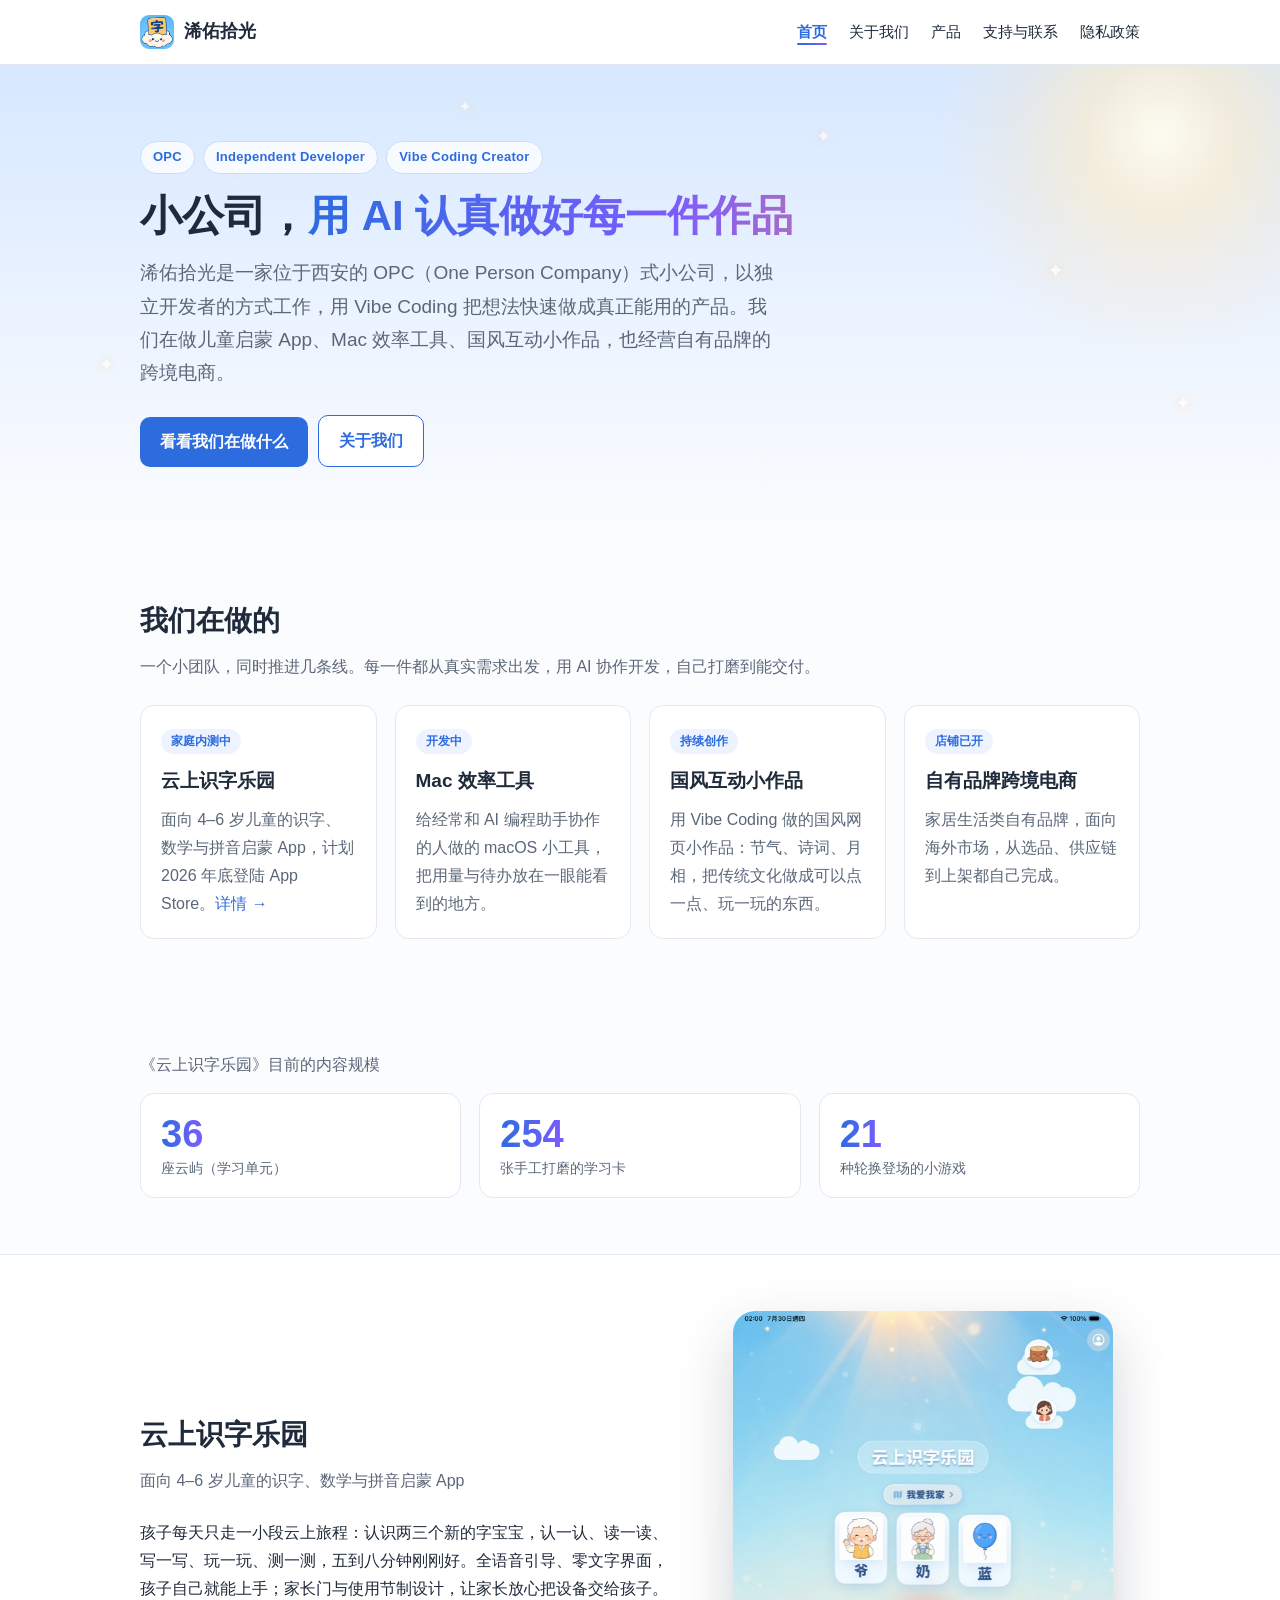
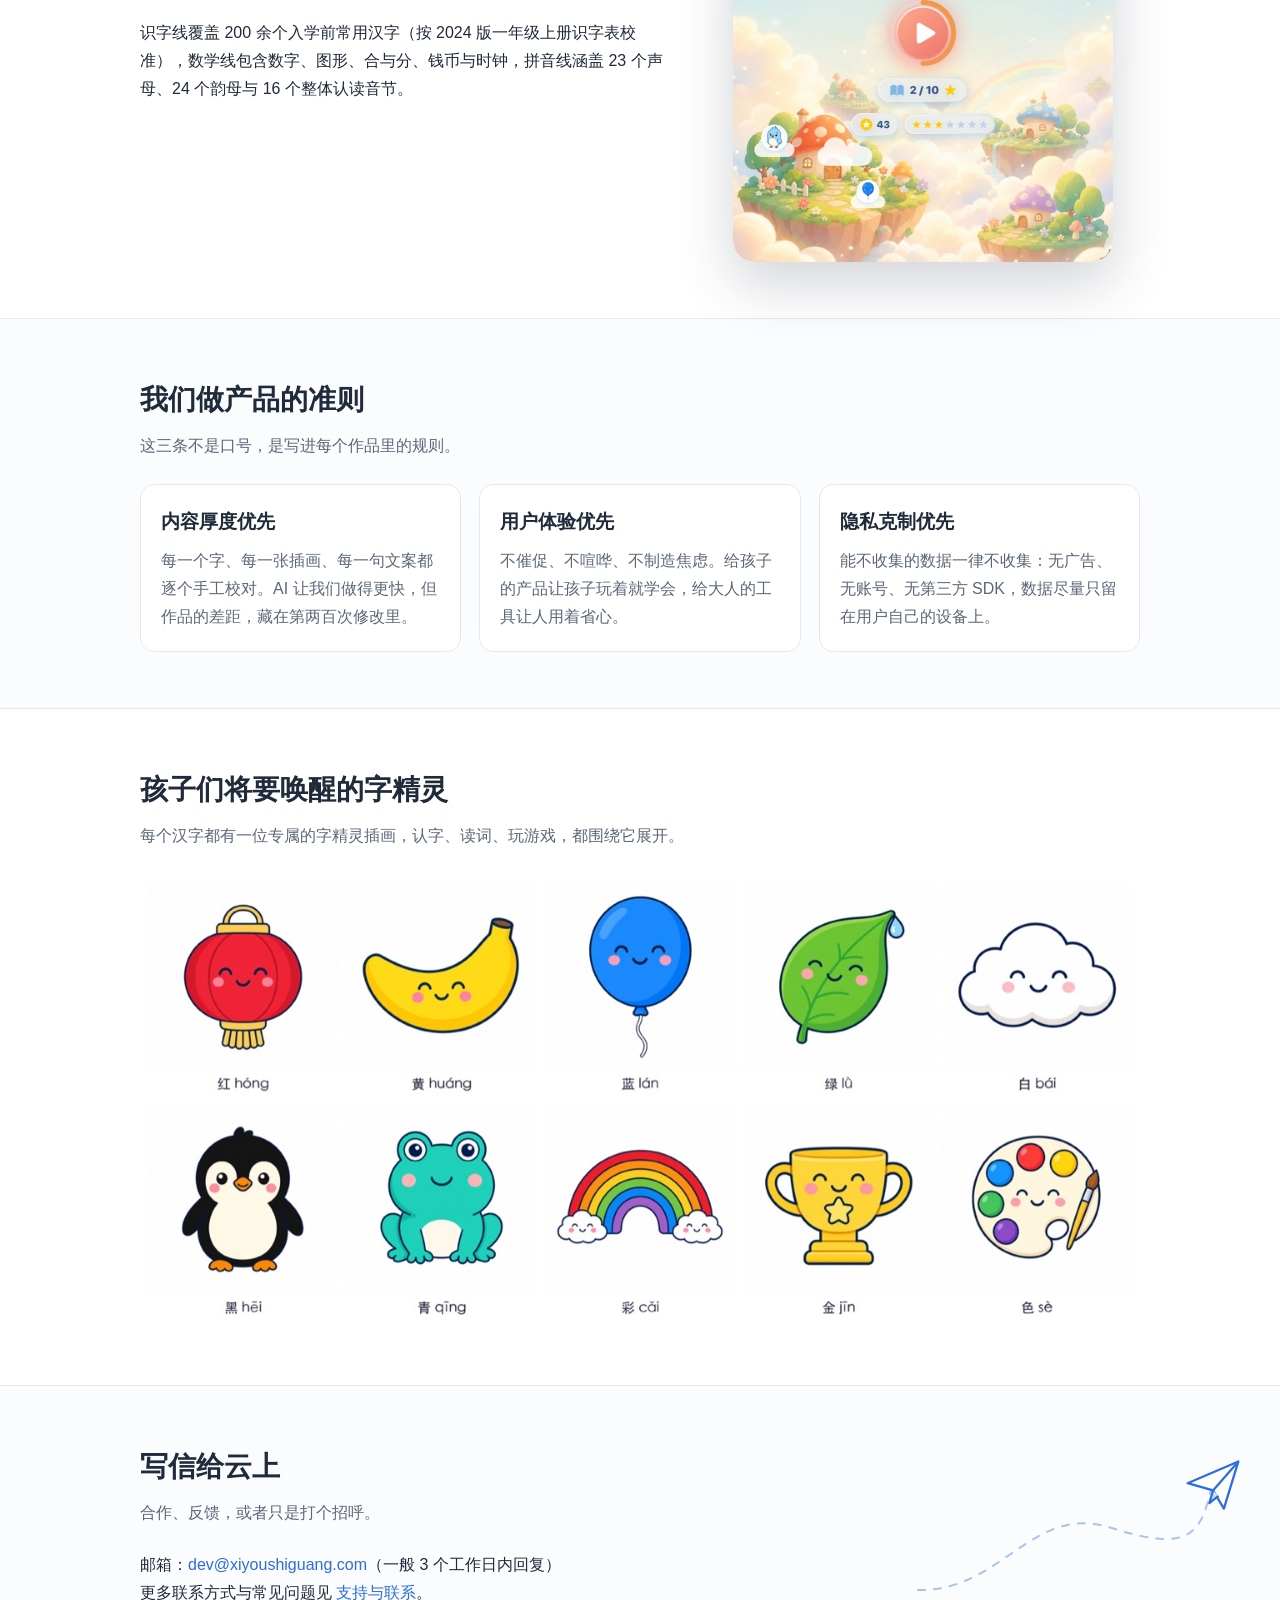
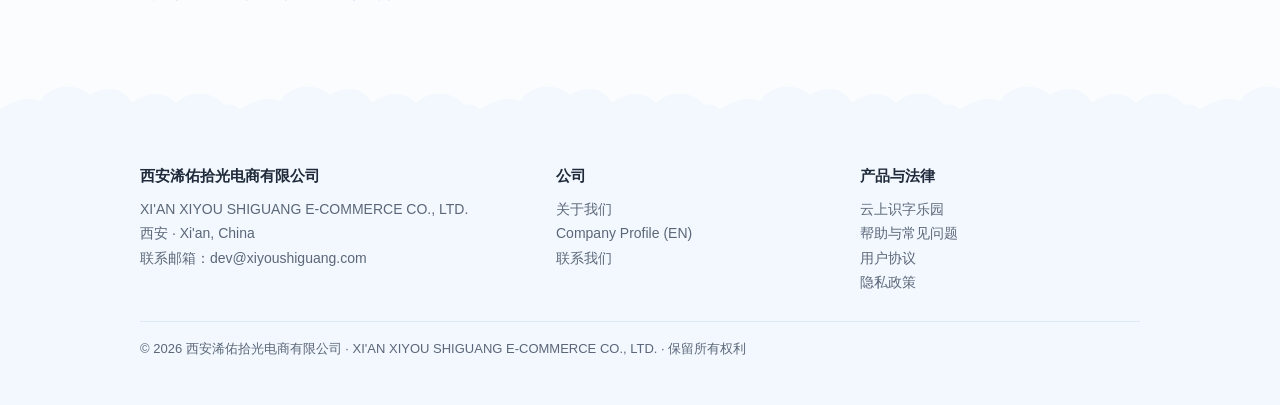
<file: index.html>
<!DOCTYPE html>
<html lang="zh-CN">
<head>
<meta charset="utf-8">
<meta name="viewport" content="width=device-width,initial-scale=1">
<title>浠佑拾光 · OPC 独立开发与 Vibe Coding 创作</title>
<meta name="description" content="浠佑拾光（西安浠佑拾光电商有限公司）：OPC 式小公司，独立开发者、Vibe Coding 创作者。在做儿童启蒙 App《云上识字乐园》、Mac 效率工具、国风互动小作品与自有品牌跨境电商。">
<meta name="theme-color" content="#e6f0ff">
<link rel="icon" href="favicon.png" type="image/png">
<link rel="stylesheet" href="style.css">
<script>(function(d){if(window.matchMedia&&!matchMedia('(prefers-reduced-motion: reduce)').matches){d.classList.add('mo');setTimeout(function(){if(!window.__mo)d.classList.remove('mo')},2500)}})(document.documentElement)</script>
<script src="anim.js" defer></script>
</head>
<body>
<svg width="0" height="0" style="position:absolute" aria-hidden="true" focusable="false"><defs><linearGradient id="cg" x1="0" y1="0" x2="0" y2="1"><stop offset="0" stop-color="#ffffff"/><stop offset="1" stop-color="#e3eefc"/></linearGradient><symbol id="cloud"><path fill="url(#cg)" d="M34 82C14 82 4 70 6 57c2-12 12-18 24-17 1-17 16-28 32-25 7-12 22-19 38-15 13 3 22 13 25 25 12-7 30-3 37 10 3 5 4 9 4 13 15 1 26 12 25 25-1 6-6 9-12 9z"/></symbol></defs></svg>
<header class="top" id="top"><div class="wrap">
<a class="brand" href="index.html"><img src="assets/icon.png" alt="浠佑拾光"><span>浠佑拾光</span></a>
<nav><a href="index.html" class=on>首页</a><a href="about.html">关于我们</a><a href="product.html">产品</a><a href="support.html">支持与联系</a><a href="privacy.html">隐私政策</a></nav>
</div><div class="progress" aria-hidden="true"></div></header>

<div class="hero sky" data-chars="云 字 山 水 日 月 花 鸟 天 人 火 木"><div class="sky-layer" aria-hidden="true"><div class="sun"></div><div class="depth" data-k="0.18"><svg class="cl" viewBox="0 -6 200 90" style="--y:6%;--w:140px;--o:.55;--t:150s;--dl:-20s;--x:12%"><use href="#cloud"/></svg><svg class="cl" viewBox="0 -6 200 90" style="--y:24%;--w:100px;--o:.45;--t:180s;--dl:-95s;--x:74%"><use href="#cloud"/></svg><svg class="cl" viewBox="0 -6 200 90" style="--y:58%;--w:120px;--o:.40;--t:160s;--dl:-60s;--x:42%"><use href="#cloud"/></svg><svg class="cl" viewBox="0 -6 200 90" style="--y:38%;--w:86px;--o:.35;--t:200s;--dl:-150s;--x:90%"><use href="#cloud"/></svg><span class="tw" style="--x:18%;--y:20%;--s:14px;--t:4.2s;--dl:-1s">✦</span><span class="tw" style="--x:64%;--y:14%;--s:10px;--t:3.6s;--dl:-2.4s">✦</span><span class="tw" style="--x:82%;--y:42%;--s:12px;--t:5s;--dl:-.6s">✦</span><span class="tw" style="--x:36%;--y:8%;--s:9px;--t:3.2s;--dl:-1.8s">✦</span><span class="tw" style="--x:92%;--y:70%;--s:11px;--t:4.6s;--dl:-3s">✦</span><span class="tw" style="--x:8%;--y:62%;--s:10px;--t:3.9s;--dl:-2s">✦</span></div><div class="depth" data-k="0.42"><svg class="cl" viewBox="0 -6 200 90" style="--y:12%;--w:250px;--o:.92;--t:95s;--dl:-12s;--x:60%"><use href="#cloud"/></svg><svg class="cl" viewBox="0 -6 200 90" style="--y:50%;--w:190px;--o:.82;--t:115s;--dl:-58s;--x:6%"><use href="#cloud"/></svg><svg class="cl" viewBox="0 -6 200 90" style="--y:68%;--w:290px;--o:.72;--t:105s;--dl:-84s;--x:30%"><use href="#cloud"/></svg></div></div><div class="wrap">
<div class="tags enter"><span>OPC</span><span>Independent Developer</span><span>Vibe Coding Creator</span></div>
<h1 class="enter" style="--d:.08s">小公司，<span class="grad">用 AI 认真做好每一件作品</span></h1>
<p class="lead enter" style="--d:.16s">浠佑拾光是一家位于西安的 OPC（One Person Company）式小公司，以独立开发者的方式工作，用 Vibe Coding 把想法快速做成真正能用的产品。我们在做儿童启蒙 App、Mac 效率工具、国风互动小作品，也经营自有品牌的跨境电商。</p>
<div class="enter" style="--d:.28s"><a class="btn" href="#works">看看我们在做什么</a><a class="btn ghost" href="about.html">关于我们</a></div>
</div></div>
<section id="works"><div class="wrap">
<h2 class="rv">我们在做的</h2>
<p class="sub rv">一个小团队，同时推进几条线。每一件都从真实需求出发，用 AI 协作开发，自己打磨到能交付。</p>
<div class="grid g4">
<div class="card rv"><span class="badge">家庭内测中</span><h3>云上识字乐园</h3><p>面向 4–6 岁儿童的识字、数学与拼音启蒙 App，计划 2026 年底登陆 App Store。<a href="product.html">详情 →</a></p></div>
<div class="card rv"><span class="badge">开发中</span><h3>Mac 效率工具</h3><p>给经常和 AI 编程助手协作的人做的 macOS 小工具，把用量与待办放在一眼能看到的地方。</p></div>
<div class="card rv"><span class="badge">持续创作</span><h3>国风互动小作品</h3><p>用 Vibe Coding 做的国风网页小作品：节气、诗词、月相，把传统文化做成可以点一点、玩一玩的东西。</p></div>
<div class="card rv"><span class="badge">店铺已开</span><h3>自有品牌跨境电商</h3><p>家居生活类自有品牌，面向海外市场，从选品、供应链到上架都自己完成。</p></div>
</div>
</div></section>
<section><div class="wrap">
<p class="sub rv" style="margin-bottom:14px">《云上识字乐园》目前的内容规模</p>
<div class="grid g3">
<div class="card rv"><div class="stat"><span class="num" data-to="39">39</span><small>座云屿（学习单元）</small></div></div>
<div class="card rv"><div class="stat"><span class="num" data-to="278">278</span><small>张手工打磨的学习卡</small></div></div>
<div class="card rv"><div class="stat"><span class="num" data-to="23">23</span><small>种轮换登场的小游戏</small></div></div>
</div>
</div></section>
<section class="alt"><div class="wrap">
<div class="split">
<div>
<h2 class="rv">云上识字乐园</h2>
<p class="sub rv">面向 4–6 岁儿童的识字、数学与拼音启蒙 App</p>
<p class="rv">孩子每天只走一小段云上旅程：认识两三个新的字宝宝，认一认、读一读、写一写、玩一玩、测一测，五到八分钟刚刚好。全语音引导、零文字界面，孩子自己就能上手；家长门与使用节制设计，让家长放心把设备交给孩子。</p>
<p class="rv">识字线覆盖 200 余个入学前常用汉字（按 2024 版一年级上册识字表校准），数学线包含数字、图形、合与分、钱币与时钟，拼音线涵盖 23 个声母、24 个韵母与 16 个整体认读音节。</p>
<p class="rv"><a href="product.html">查看产品详情 →</a></p>
</div>
<div class="rv zoom"><div class="shot-wrap"><span class="glow"></span><div class="float"><img class="shot tilt" src="assets/app_home.jpg" alt="云上识字乐园 App 首页截图"></div></div></div>
</div>
</div></section>
<section><div class="wrap">
<h2 class="rv">我们做产品的准则</h2>
<p class="sub rv">这三条不是口号，是写进每个作品里的规则。</p>
<div class="grid g3">
<div class="card rv"><h3>内容厚度优先</h3><p>每一个字、每一张插画、每一句文案都逐个手工校对。AI 让我们做得更快，但作品的差距，藏在第两百次修改里。</p></div>
<div class="card rv"><h3>用户体验优先</h3><p>不催促、不喧哗、不制造焦虑。给孩子的产品让孩子玩着就学会，给大人的工具让人用着省心。</p></div>
<div class="card rv"><h3>隐私克制优先</h3><p>能不收集的数据一律不收集：无广告、无账号、无第三方 SDK，数据尽量只留在用户自己的设备上。</p></div>
</div>
</div></section>
<section class="alt"><div class="wrap">
<h2 class="rv">孩子们将要唤醒的字精灵</h2>
<p class="sub rv">每个汉字都有一位专属的字精灵插画，认字、读词、玩游戏，都围绕它展开。</p>
<div class="ph kb rv zoom"><img class="img" src="assets/spirits.jpg" alt="云上识字乐园字精灵插画：颜色字一组"></div>
</div></section>
<section class="mail"><div class="wrap">
<div class="mail-fx" aria-hidden="true"><svg class="trail" viewBox="0 0 330 140" preserveAspectRatio="none"><path d="M6 128 C 90 130, 120 40, 200 66 S 290 70, 300 22" fill="none" stroke="#a9c2ef" stroke-width="2" stroke-linecap="round"/></svg><svg class="plane" viewBox="0 0 64 64"><path d="M4 30 L60 6 L44 58 L32 38 Z" fill="#fff" stroke="#2d6cdf" stroke-width="2.5" stroke-linejoin="round"/><path d="M60 6 L32 38" stroke="#2d6cdf" stroke-width="2.5"/><path d="M32 38 L28 52 L38 44" fill="#d6e4ff" stroke="#2d6cdf" stroke-width="2.5" stroke-linejoin="round"/></svg></div>
<h2 class="rv">写信给云上</h2>
<p class="sub rv">合作、反馈，或者只是打个招呼。</p>
<p class="rv">邮箱：<a href="mailto:dev@xiyoushiguang.com">dev@xiyoushiguang.com</a>（一般 3 个工作日内回复）<br>更多联系方式与常见问题见 <a href="support.html">支持与联系</a>。</p>
</div></section>

<footer><div class="wrap">
<div class="cols">
<div><h4>西安浠佑拾光电商有限公司</h4><div class="en">XI'AN XIYOU SHIGUANG E-COMMERCE CO., LTD.</div>
<div>西安 · <span class="en">Xi'an, China</span></div>
<div>联系邮箱：<a href="mailto:dev@xiyoushiguang.com" style="display:inline">dev@xiyoushiguang.com</a></div></div>
<div><h4>公司</h4><a href="about.html">关于我们</a><a href="about.html#en">Company Profile (EN)</a><a href="support.html#contact">联系我们</a></div>
<div><h4>产品与法律</h4><a href="product.html">云上识字乐园</a><a href="support.html">帮助与常见问题</a><a href="terms.html">用户协议</a><a href="privacy.html">隐私政策</a></div>
</div>
<div class="copy">© 2026 西安浠佑拾光电商有限公司 · XI'AN XIYOU SHIGUANG E-COMMERCE CO., LTD. · 保留所有权利</div>
</div></footer>
<a class="totop" href="#top" aria-label="回到顶部">↑</a>
</body>
</html>
</file>
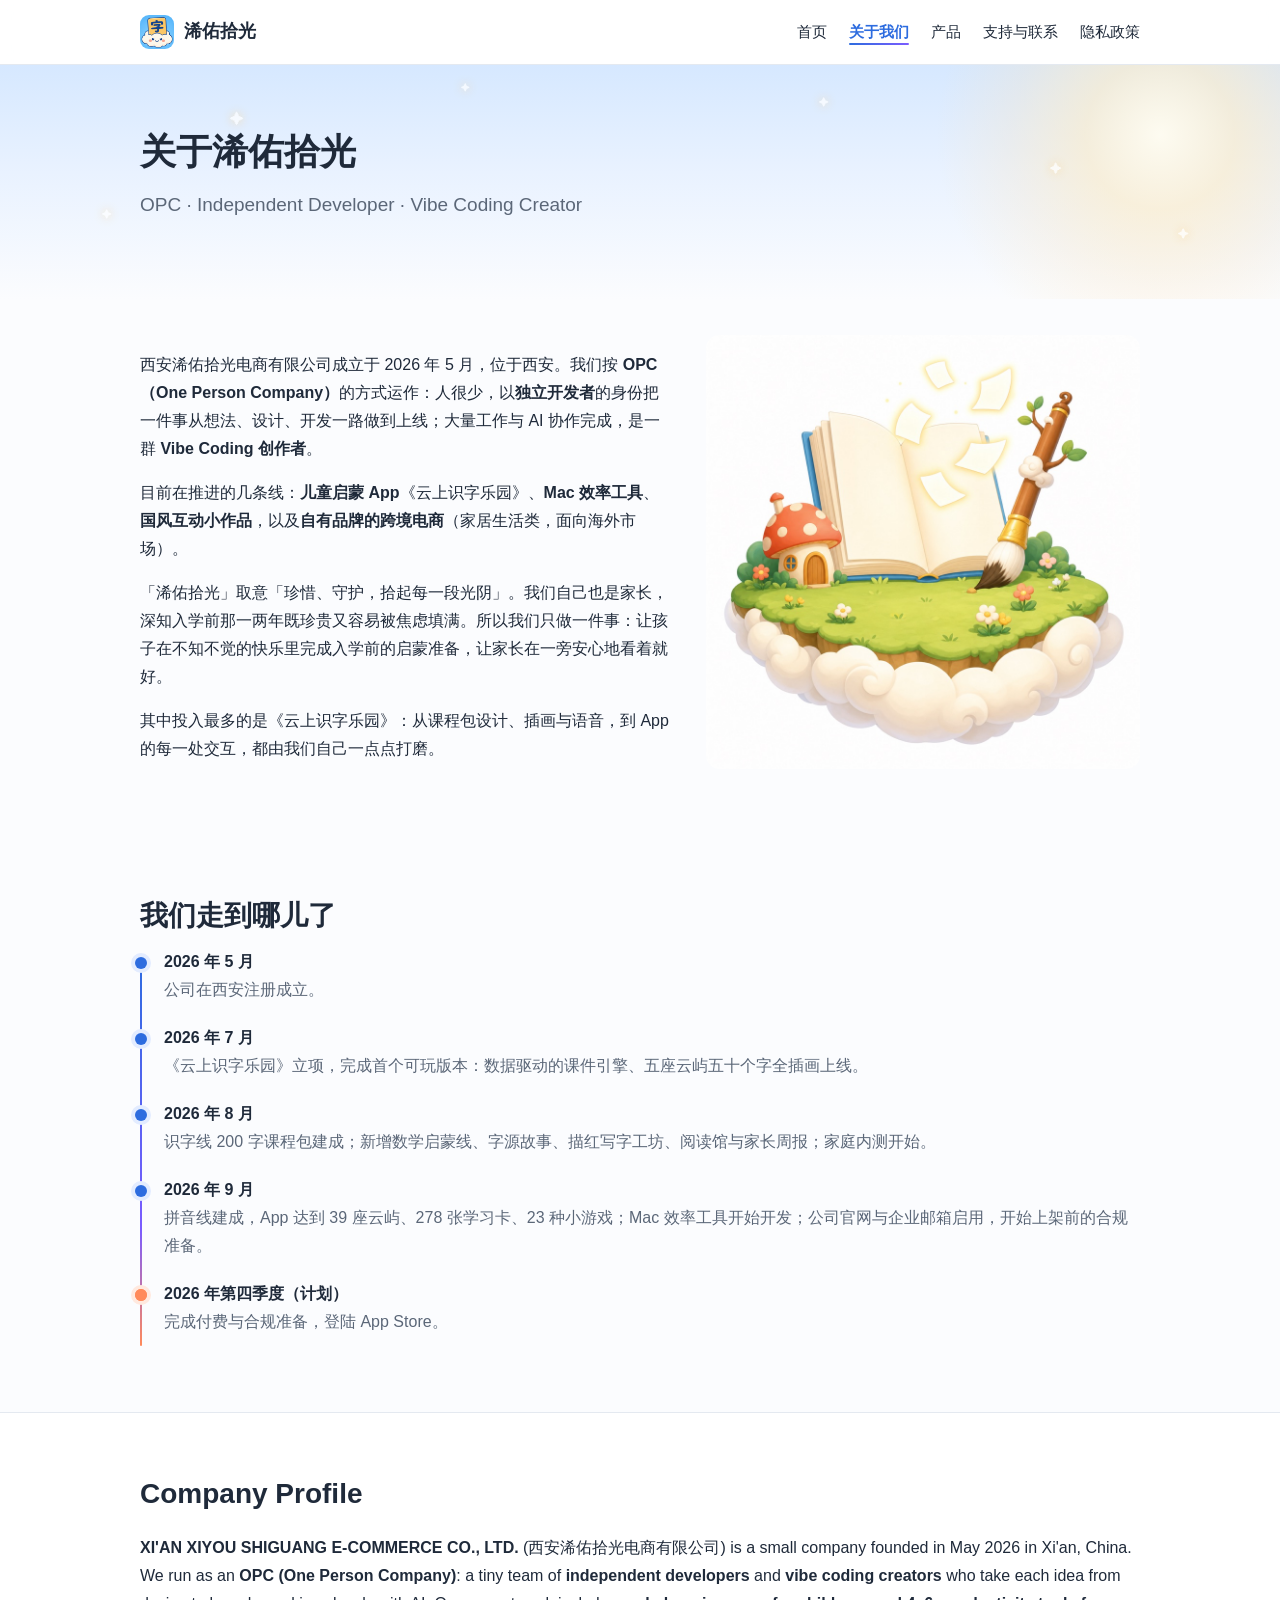
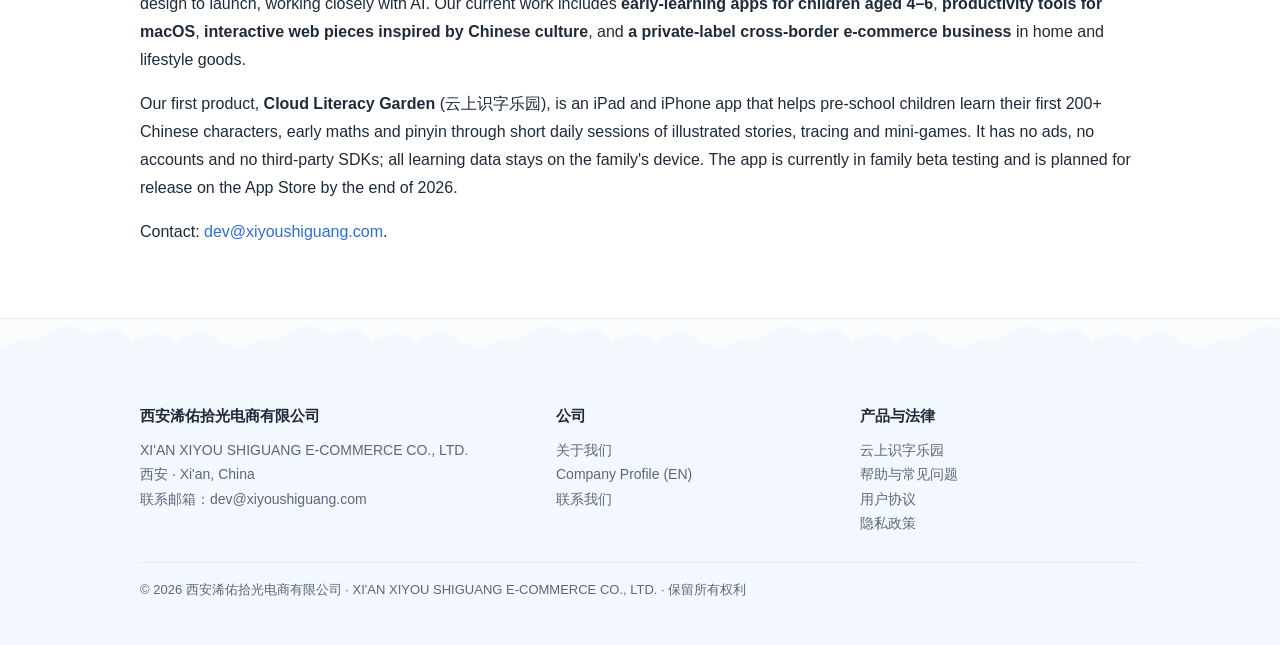
<file: about.html>
<!DOCTYPE html>
<html lang="zh-CN">
<head>
<meta charset="utf-8">
<meta name="viewport" content="width=device-width,initial-scale=1">
<title>关于我们 · 浠佑拾光</title>
<meta name="description" content="西安浠佑拾光电商有限公司简介：OPC 式小公司，独立开发者与 Vibe Coding 创作者，做儿童启蒙 App、Mac 效率工具、国风互动小作品与自有品牌跨境电商。Company profile of Xi'an Xiyou Shiguang E-commerce Co., Ltd.">
<meta name="theme-color" content="#e6f0ff">
<link rel="icon" href="favicon.png" type="image/png">
<link rel="stylesheet" href="style.css">
<script>(function(d){if(window.matchMedia&&!matchMedia('(prefers-reduced-motion: reduce)').matches){d.classList.add('mo');setTimeout(function(){if(!window.__mo)d.classList.remove('mo')},2500)}})(document.documentElement)</script>
<script src="anim.js" defer></script>
</head>
<body>
<svg width="0" height="0" style="position:absolute" aria-hidden="true" focusable="false"><defs><linearGradient id="cg" x1="0" y1="0" x2="0" y2="1"><stop offset="0" stop-color="#ffffff"/><stop offset="1" stop-color="#e3eefc"/></linearGradient><symbol id="cloud"><path fill="url(#cg)" d="M34 82C14 82 4 70 6 57c2-12 12-18 24-17 1-17 16-28 32-25 7-12 22-19 38-15 13 3 22 13 25 25 12-7 30-3 37 10 3 5 4 9 4 13 15 1 26 12 25 25-1 6-6 9-12 9z"/></symbol></defs></svg>
<header class="top" id="top"><div class="wrap">
<a class="brand" href="index.html"><img src="assets/icon.png" alt="浠佑拾光"><span>浠佑拾光</span></a>
<nav><a href="index.html">首页</a><a href="about.html" class=on>关于我们</a><a href="product.html">产品</a><a href="support.html">支持与联系</a><a href="privacy.html">隐私政策</a></nav>
</div><div class="progress" aria-hidden="true"></div></header>

<div class="hero sky page-head" data-chars="拾 光 云 山 水 月"><div class="sky-layer" aria-hidden="true"><div class="sun"></div><div class="depth" data-k="0.18"><svg class="cl" viewBox="0 -6 200 90" style="--y:6%;--w:140px;--o:.55;--t:150s;--dl:-20s;--x:12%"><use href="#cloud"/></svg><svg class="cl" viewBox="0 -6 200 90" style="--y:24%;--w:100px;--o:.45;--t:180s;--dl:-95s;--x:74%"><use href="#cloud"/></svg><svg class="cl" viewBox="0 -6 200 90" style="--y:58%;--w:120px;--o:.40;--t:160s;--dl:-60s;--x:42%"><use href="#cloud"/></svg><svg class="cl" viewBox="0 -6 200 90" style="--y:38%;--w:86px;--o:.35;--t:200s;--dl:-150s;--x:90%"><use href="#cloud"/></svg><span class="tw" style="--x:18%;--y:20%;--s:14px;--t:4.2s;--dl:-1s">✦</span><span class="tw" style="--x:64%;--y:14%;--s:10px;--t:3.6s;--dl:-2.4s">✦</span><span class="tw" style="--x:82%;--y:42%;--s:12px;--t:5s;--dl:-.6s">✦</span><span class="tw" style="--x:36%;--y:8%;--s:9px;--t:3.2s;--dl:-1.8s">✦</span><span class="tw" style="--x:92%;--y:70%;--s:11px;--t:4.6s;--dl:-3s">✦</span><span class="tw" style="--x:8%;--y:62%;--s:10px;--t:3.9s;--dl:-2s">✦</span></div><div class="depth" data-k="0.42"><svg class="cl" viewBox="0 -6 200 90" style="--y:12%;--w:250px;--o:.92;--t:95s;--dl:-12s;--x:60%"><use href="#cloud"/></svg><svg class="cl" viewBox="0 -6 200 90" style="--y:50%;--w:190px;--o:.82;--t:115s;--dl:-58s;--x:6%"><use href="#cloud"/></svg><svg class="cl" viewBox="0 -6 200 90" style="--y:68%;--w:290px;--o:.72;--t:105s;--dl:-84s;--x:30%"><use href="#cloud"/></svg></div></div><div class="wrap"><h1 class="enter">关于浠佑拾光</h1><p class="lead enter" style="--d:.12s">OPC · Independent Developer · Vibe Coding Creator</p></div></div>
<section><div class="wrap">
<div class="split top">
<div>
<p class="rv">西安浠佑拾光电商有限公司成立于 2026 年 5 月，位于西安。我们按 <b>OPC（One Person Company）</b>的方式运作：人很少，以<b>独立开发者</b>的身份把一件事从想法、设计、开发一路做到上线；大量工作与 AI 协作完成，是一群 <b>Vibe Coding 创作者</b>。</p>
<p class="rv">目前在推进的几条线：<b>儿童启蒙 App</b>《云上识字乐园》、<b>Mac 效率工具</b>、<b>国风互动小作品</b>，以及<b>自有品牌的跨境电商</b>（家居生活类，面向海外市场）。</p>
<p class="rv">「浠佑拾光」取意「珍惜、守护，拾起每一段光阴」。我们自己也是家长，深知入学前那一两年既珍贵又容易被焦虑填满。所以我们只做一件事：让孩子在不知不觉的快乐里完成入学前的启蒙准备，让家长在一旁安心地看着就好。</p>
<p class="rv">其中投入最多的是《云上识字乐园》：从课程包设计、插画与语音，到 App 的每一处交互，都由我们自己一点点打磨。</p>
</div>
<div class="ph rv zoom"><img class="img" src="assets/isle_zi.jpg" alt="云上识字乐园：识字云屿插画"></div>
</div>
</div></section>
<section><div class="wrap">
<h2 class="rv">我们走到哪儿了</h2>
<ul class="timeline rv-line">
<li class="rv"><b>2026 年 5 月</b><span>公司在西安注册成立。</span></li>
<li class="rv"><b>2026 年 7 月</b><span>《云上识字乐园》立项，完成首个可玩版本：数据驱动的课件引擎、五座云屿五十个字全插画上线。</span></li>
<li class="rv"><b>2026 年 8 月</b><span>识字线 200 字课程包建成；新增数学启蒙线、字源故事、描红写字工坊、阅读馆与家长周报；家庭内测开始。</span></li>
<li class="rv"><b>2026 年 9 月</b><span>拼音线建成，App 达到 39 座云屿、278 张学习卡、23 种小游戏；Mac 效率工具开始开发；公司官网与企业邮箱启用，开始上架前的合规准备。</span></li>
<li class="rv next"><b>2026 年第四季度（计划）</b><span>完成付费与合规准备，登陆 App Store。</span></li>
</ul>
</div></section>
<section class="alt" id="en"><div class="wrap en">
<h2 class="rv">Company Profile</h2>
<p class="rv"><b>XI'AN XIYOU SHIGUANG E-COMMERCE CO., LTD.</b> (西安浠佑拾光电商有限公司) is a small company founded in May 2026 in Xi'an, China. We run as an <b>OPC (One Person Company)</b>: a tiny team of <b>independent developers</b> and <b>vibe coding creators</b> who take each idea from design to launch, working closely with AI. Our current work includes <b>early-learning apps for children aged 4–6</b>, <b>productivity tools for macOS</b>, <b>interactive web pieces inspired by Chinese culture</b>, and <b>a private-label cross-border e-commerce business</b> in home and lifestyle goods.</p>
<p class="rv">Our first product, <b>Cloud Literacy Garden</b> (云上识字乐园), is an iPad and iPhone app that helps pre-school children learn their first 200+ Chinese characters, early maths and pinyin through short daily sessions of illustrated stories, tracing and mini-games. It has no ads, no accounts and no third-party SDKs; all learning data stays on the family's device. The app is currently in family beta testing and is planned for release on the App Store by the end of 2026.</p>
<p class="rv">Contact: <a href="mailto:dev@xiyoushiguang.com">dev@xiyoushiguang.com</a>.</p>
</div></section>

<footer><div class="wrap">
<div class="cols">
<div><h4>西安浠佑拾光电商有限公司</h4><div class="en">XI'AN XIYOU SHIGUANG E-COMMERCE CO., LTD.</div>
<div>西安 · <span class="en">Xi'an, China</span></div>
<div>联系邮箱：<a href="mailto:dev@xiyoushiguang.com" style="display:inline">dev@xiyoushiguang.com</a></div></div>
<div><h4>公司</h4><a href="about.html">关于我们</a><a href="about.html#en">Company Profile (EN)</a><a href="support.html#contact">联系我们</a></div>
<div><h4>产品与法律</h4><a href="product.html">云上识字乐园</a><a href="support.html">帮助与常见问题</a><a href="terms.html">用户协议</a><a href="privacy.html">隐私政策</a></div>
</div>
<div class="copy">© 2026 西安浠佑拾光电商有限公司 · XI'AN XIYOU SHIGUANG E-COMMERCE CO., LTD. · 保留所有权利</div>
</div></footer>
<a class="totop" href="#top" aria-label="回到顶部">↑</a>
</body>
</html>
</file>
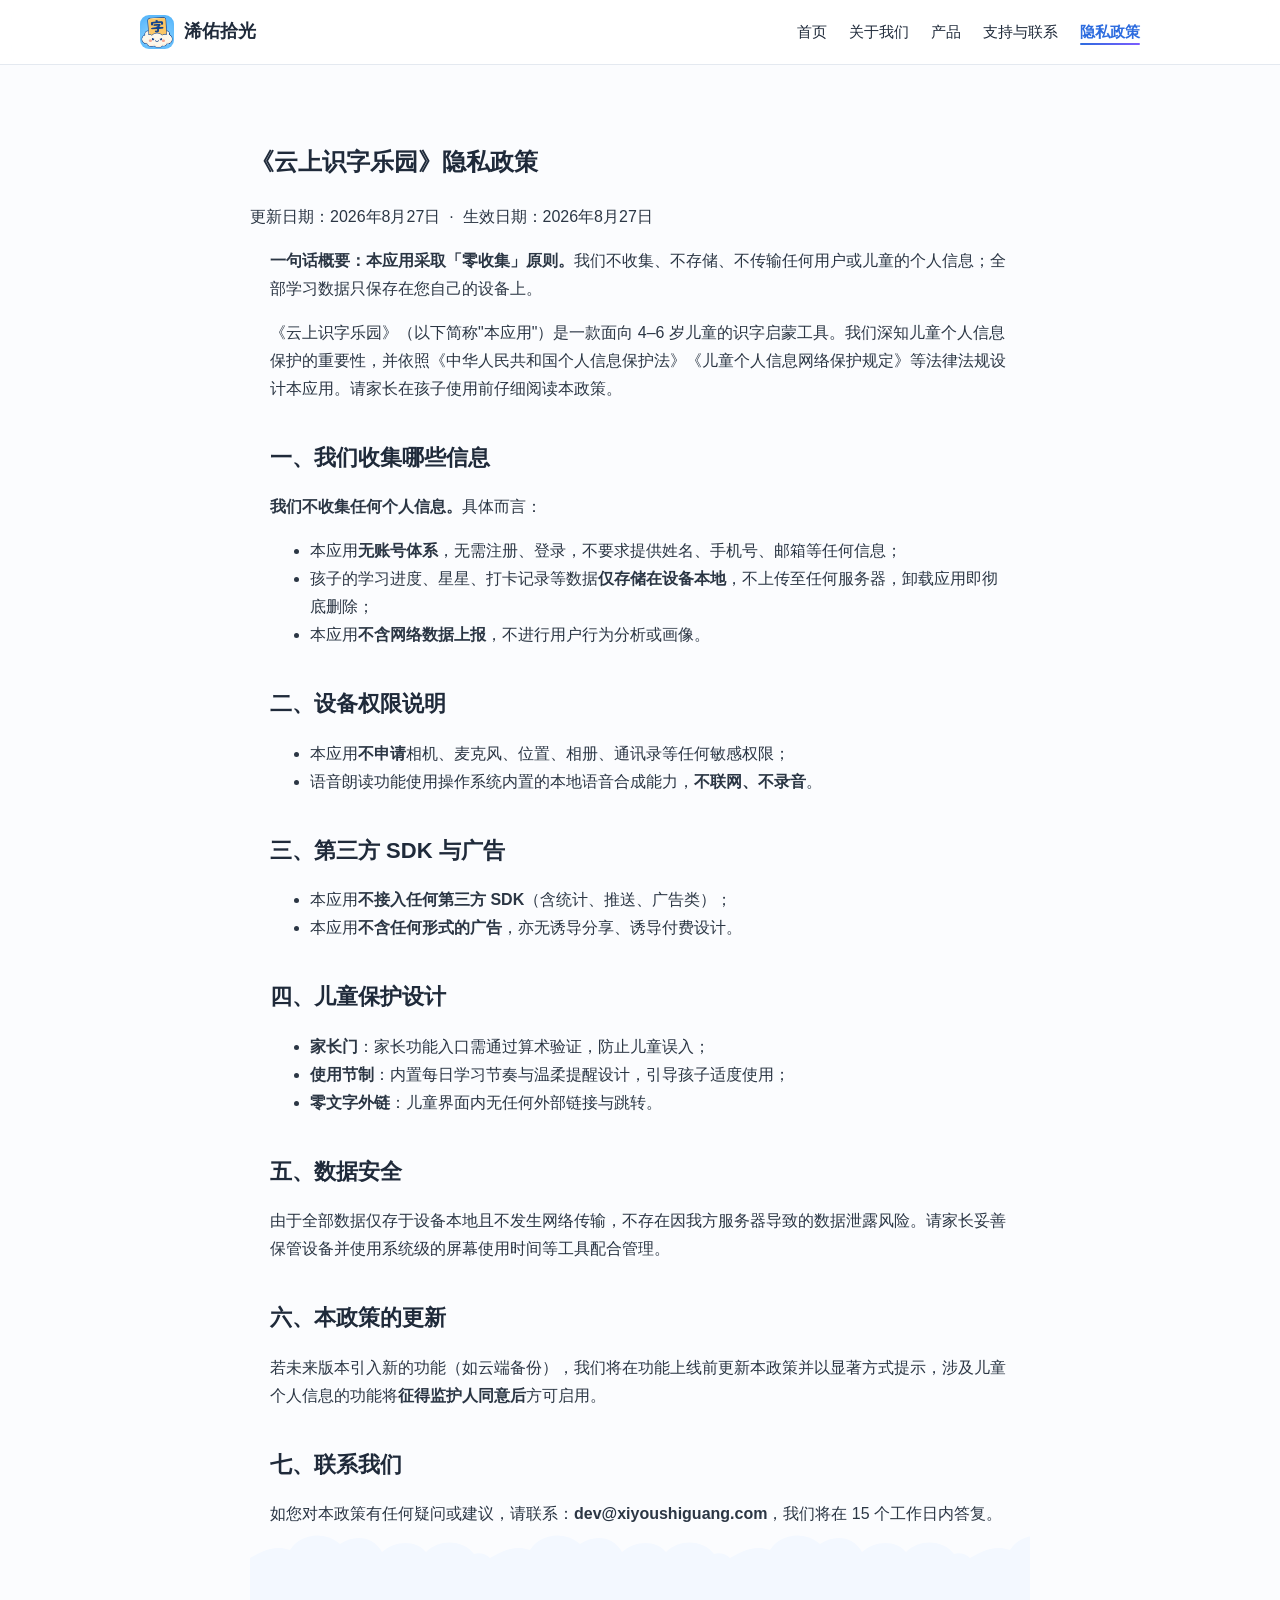
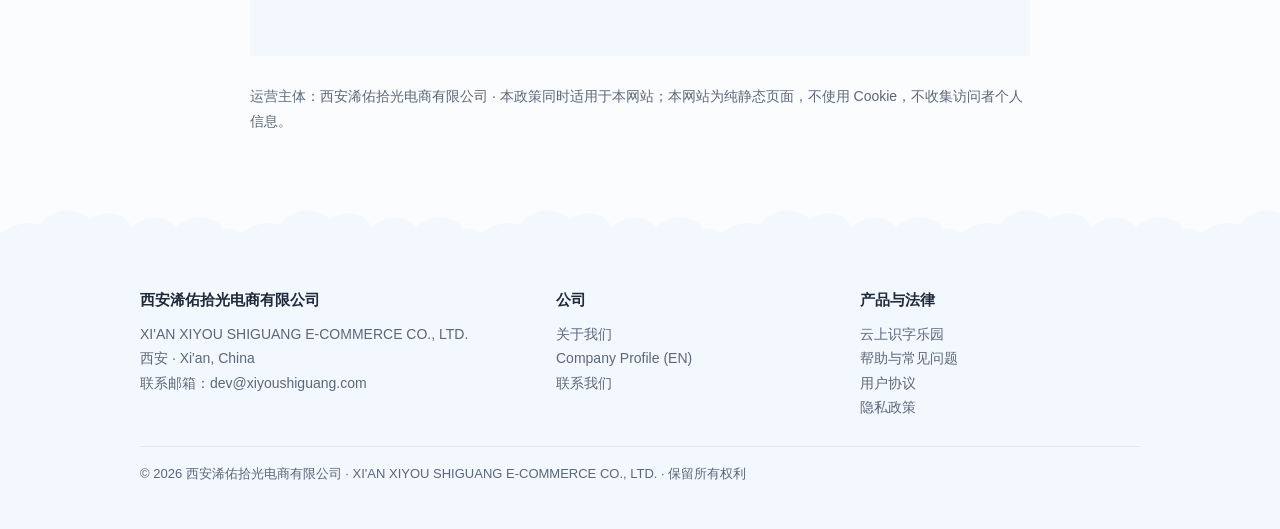
<file: privacy.html>
<!DOCTYPE html>
<html lang="zh-CN">
<head>
<meta charset="utf-8">
<meta name="viewport" content="width=device-width,initial-scale=1">
<title>隐私政策 · 云上识字乐园</title>
<meta name="description" content="《云上识字乐园》隐私政策：零收集原则，无账号、不收集个人信息、学习数据仅存设备本地。">
<meta name="theme-color" content="#e6f0ff">
<link rel="icon" href="favicon.png" type="image/png">
<link rel="stylesheet" href="style.css">
<script>(function(d){if(window.matchMedia&&!matchMedia('(prefers-reduced-motion: reduce)').matches){d.classList.add('mo');setTimeout(function(){if(!window.__mo)d.classList.remove('mo')},2500)}})(document.documentElement)</script>
<script src="anim.js" defer></script>
</head>
<body>
<svg width="0" height="0" style="position:absolute" aria-hidden="true" focusable="false"><defs><linearGradient id="cg" x1="0" y1="0" x2="0" y2="1"><stop offset="0" stop-color="#ffffff"/><stop offset="1" stop-color="#e3eefc"/></linearGradient><symbol id="cloud"><path fill="url(#cg)" d="M34 82C14 82 4 70 6 57c2-12 12-18 24-17 1-17 16-28 32-25 7-12 22-19 38-15 13 3 22 13 25 25 12-7 30-3 37 10 3 5 4 9 4 13 15 1 26 12 25 25-1 6-6 9-12 9z"/></symbol></defs></svg>
<header class="top" id="top"><div class="wrap">
<a class="brand" href="index.html"><img src="assets/icon.png" alt="浠佑拾光"><span>浠佑拾光</span></a>
<nav><a href="index.html">首页</a><a href="about.html">关于我们</a><a href="product.html">产品</a><a href="support.html">支持与联系</a><a href="privacy.html" class=on>隐私政策</a></nav>
</div><div class="progress" aria-hidden="true"></div></header>
<section><div class="wrap doc rv">

<header>
  <h1>《云上识字乐园》隐私政策</h1>
  <p>更新日期：2026年8月27日 &nbsp;·&nbsp; 生效日期：2026年8月27日</p>
</header>

<div class="wrap">
  <div class="highlight">
    <p><strong>一句话概要：本应用采取「零收集」原则。</strong>我们不收集、不存储、不传输任何用户或儿童的个人信息；全部学习数据只保存在您自己的设备上。</p>
  </div>

  <p>《云上识字乐园》（以下简称"本应用"）是一款面向 4–6 岁儿童的识字启蒙工具。我们深知儿童个人信息保护的重要性，并依照《中华人民共和国个人信息保护法》《儿童个人信息网络保护规定》等法律法规设计本应用。请家长在孩子使用前仔细阅读本政策。</p>

  <h2>一、我们收集哪些信息</h2>
  <p><strong>我们不收集任何个人信息。</strong>具体而言：</p>
  <ul>
    <li>本应用<strong>无账号体系</strong>，无需注册、登录，不要求提供姓名、手机号、邮箱等任何信息；</li>
    <li>孩子的学习进度、星星、打卡记录等数据<strong>仅存储在设备本地</strong>，不上传至任何服务器，卸载应用即彻底删除；</li>
    <li>本应用<strong>不含网络数据上报</strong>，不进行用户行为分析或画像。</li>
  </ul>

  <h2>二、设备权限说明</h2>
  <ul>
    <li>本应用<strong>不申请</strong>相机、麦克风、位置、相册、通讯录等任何敏感权限；</li>
    <li>语音朗读功能使用操作系统内置的本地语音合成能力，<strong>不联网、不录音</strong>。</li>
  </ul>

  <h2>三、第三方 SDK 与广告</h2>
  <ul>
    <li>本应用<strong>不接入任何第三方 SDK</strong>（含统计、推送、广告类）；</li>
    <li>本应用<strong>不含任何形式的广告</strong>，亦无诱导分享、诱导付费设计。</li>
  </ul>

  <h2>四、儿童保护设计</h2>
  <ul>
    <li><strong>家长门</strong>：家长功能入口需通过算术验证，防止儿童误入；</li>
    <li><strong>使用节制</strong>：内置每日学习节奏与温柔提醒设计，引导孩子适度使用；</li>
    <li><strong>零文字外链</strong>：儿童界面内无任何外部链接与跳转。</li>
  </ul>

  <h2>五、数据安全</h2>
  <p>由于全部数据仅存于设备本地且不发生网络传输，不存在因我方服务器导致的数据泄露风险。请家长妥善保管设备并使用系统级的屏幕使用时间等工具配合管理。</p>

  <h2>六、本政策的更新</h2>
  <p>若未来版本引入新的功能（如云端备份），我们将在功能上线前更新本政策并以显著方式提示，涉及儿童个人信息的功能将<strong>征得监护人同意后</strong>方可启用。</p>

  <h2>七、联系我们</h2>
  <p>如您对本政策有任何疑问或建议，请联系：<strong>dev@xiyoushiguang.com</strong>，我们将在 15 个工作日内答复。</p>

  
</div>

<footer>
  
</footer>

<p class="meta" style="margin-top:28px">运营主体：西安浠佑拾光电商有限公司 · 本政策同时适用于本网站；本网站为纯静态页面，不使用 Cookie，不收集访问者个人信息。</p></div></section>
<footer><div class="wrap">
<div class="cols">
<div><h4>西安浠佑拾光电商有限公司</h4><div class="en">XI'AN XIYOU SHIGUANG E-COMMERCE CO., LTD.</div>
<div>西安 · <span class="en">Xi'an, China</span></div>
<div>联系邮箱：<a href="mailto:dev@xiyoushiguang.com" style="display:inline">dev@xiyoushiguang.com</a></div></div>
<div><h4>公司</h4><a href="about.html">关于我们</a><a href="about.html#en">Company Profile (EN)</a><a href="support.html#contact">联系我们</a></div>
<div><h4>产品与法律</h4><a href="product.html">云上识字乐园</a><a href="support.html">帮助与常见问题</a><a href="terms.html">用户协议</a><a href="privacy.html">隐私政策</a></div>
</div>
<div class="copy">© 2026 西安浠佑拾光电商有限公司 · XI'AN XIYOU SHIGUANG E-COMMERCE CO., LTD. · 保留所有权利</div>
</div></footer>
<a class="totop" href="#top" aria-label="回到顶部">↑</a>
</body>
</html>
</file>
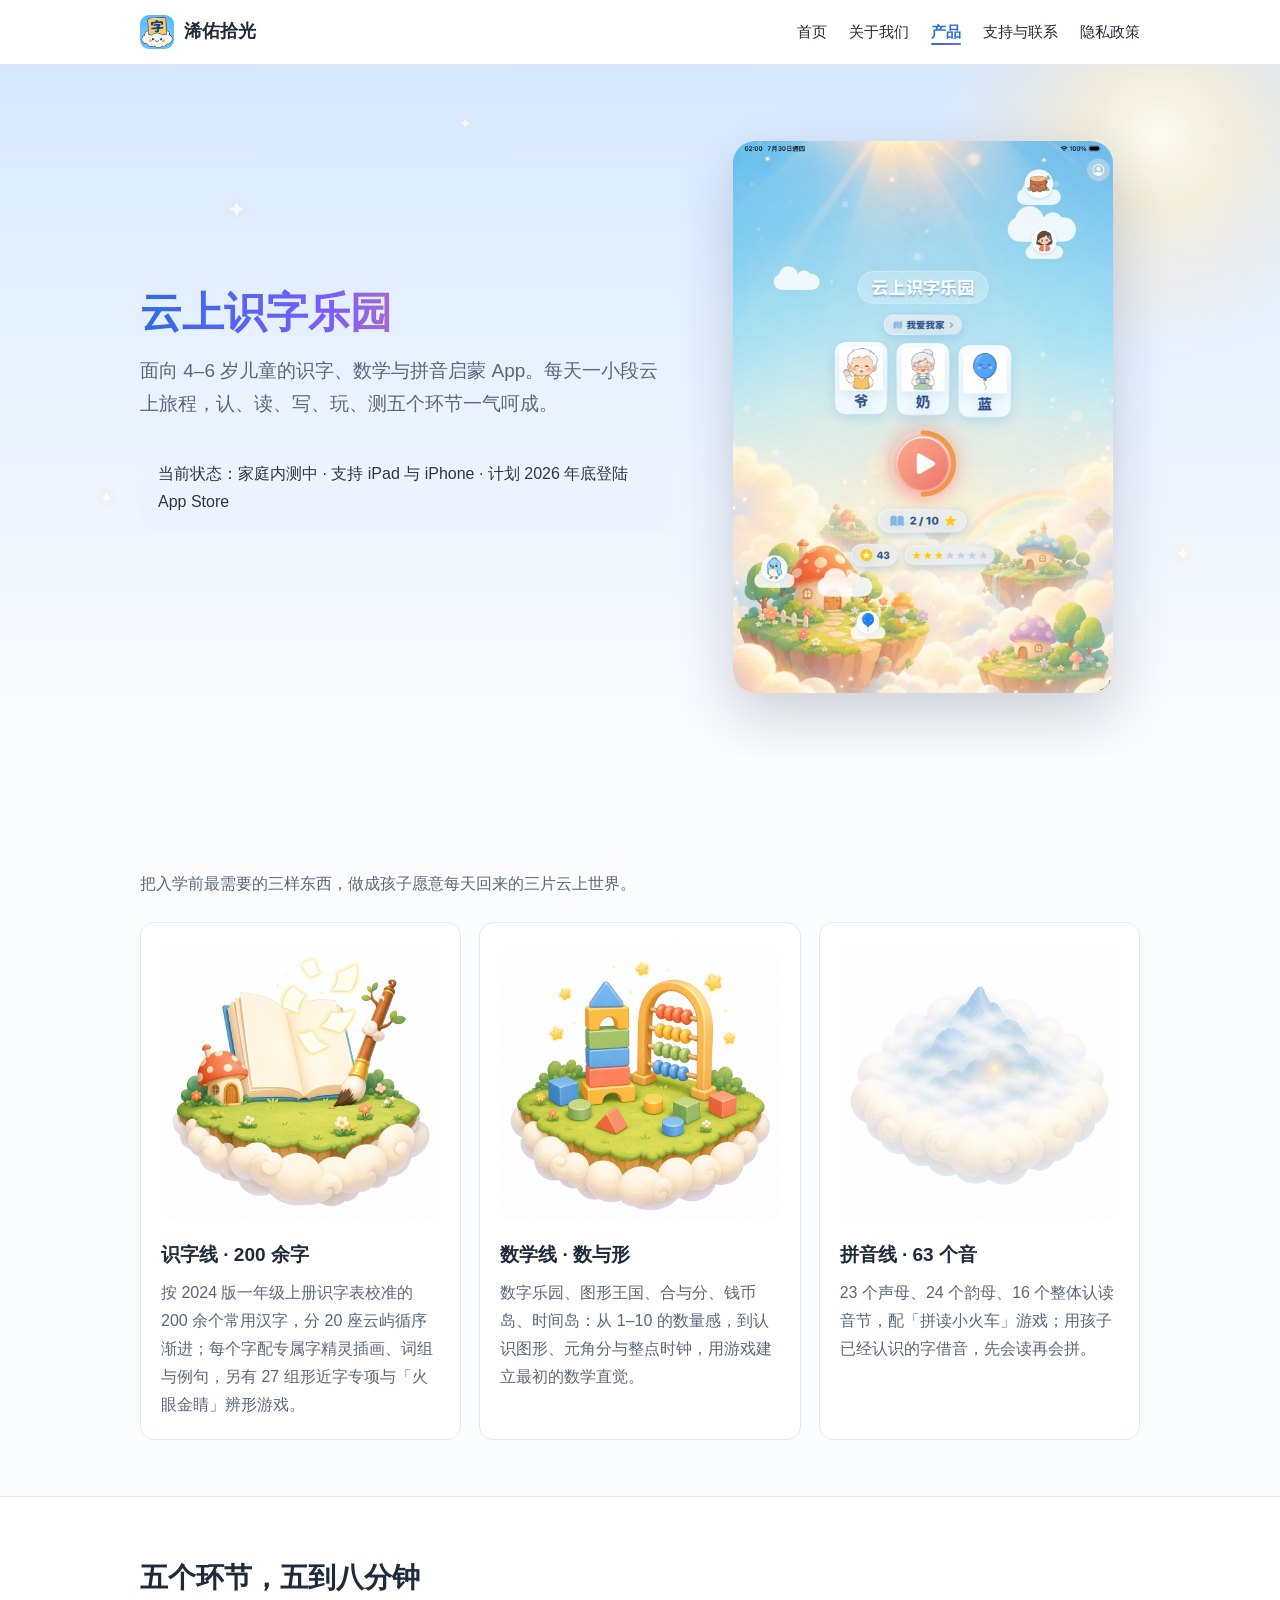
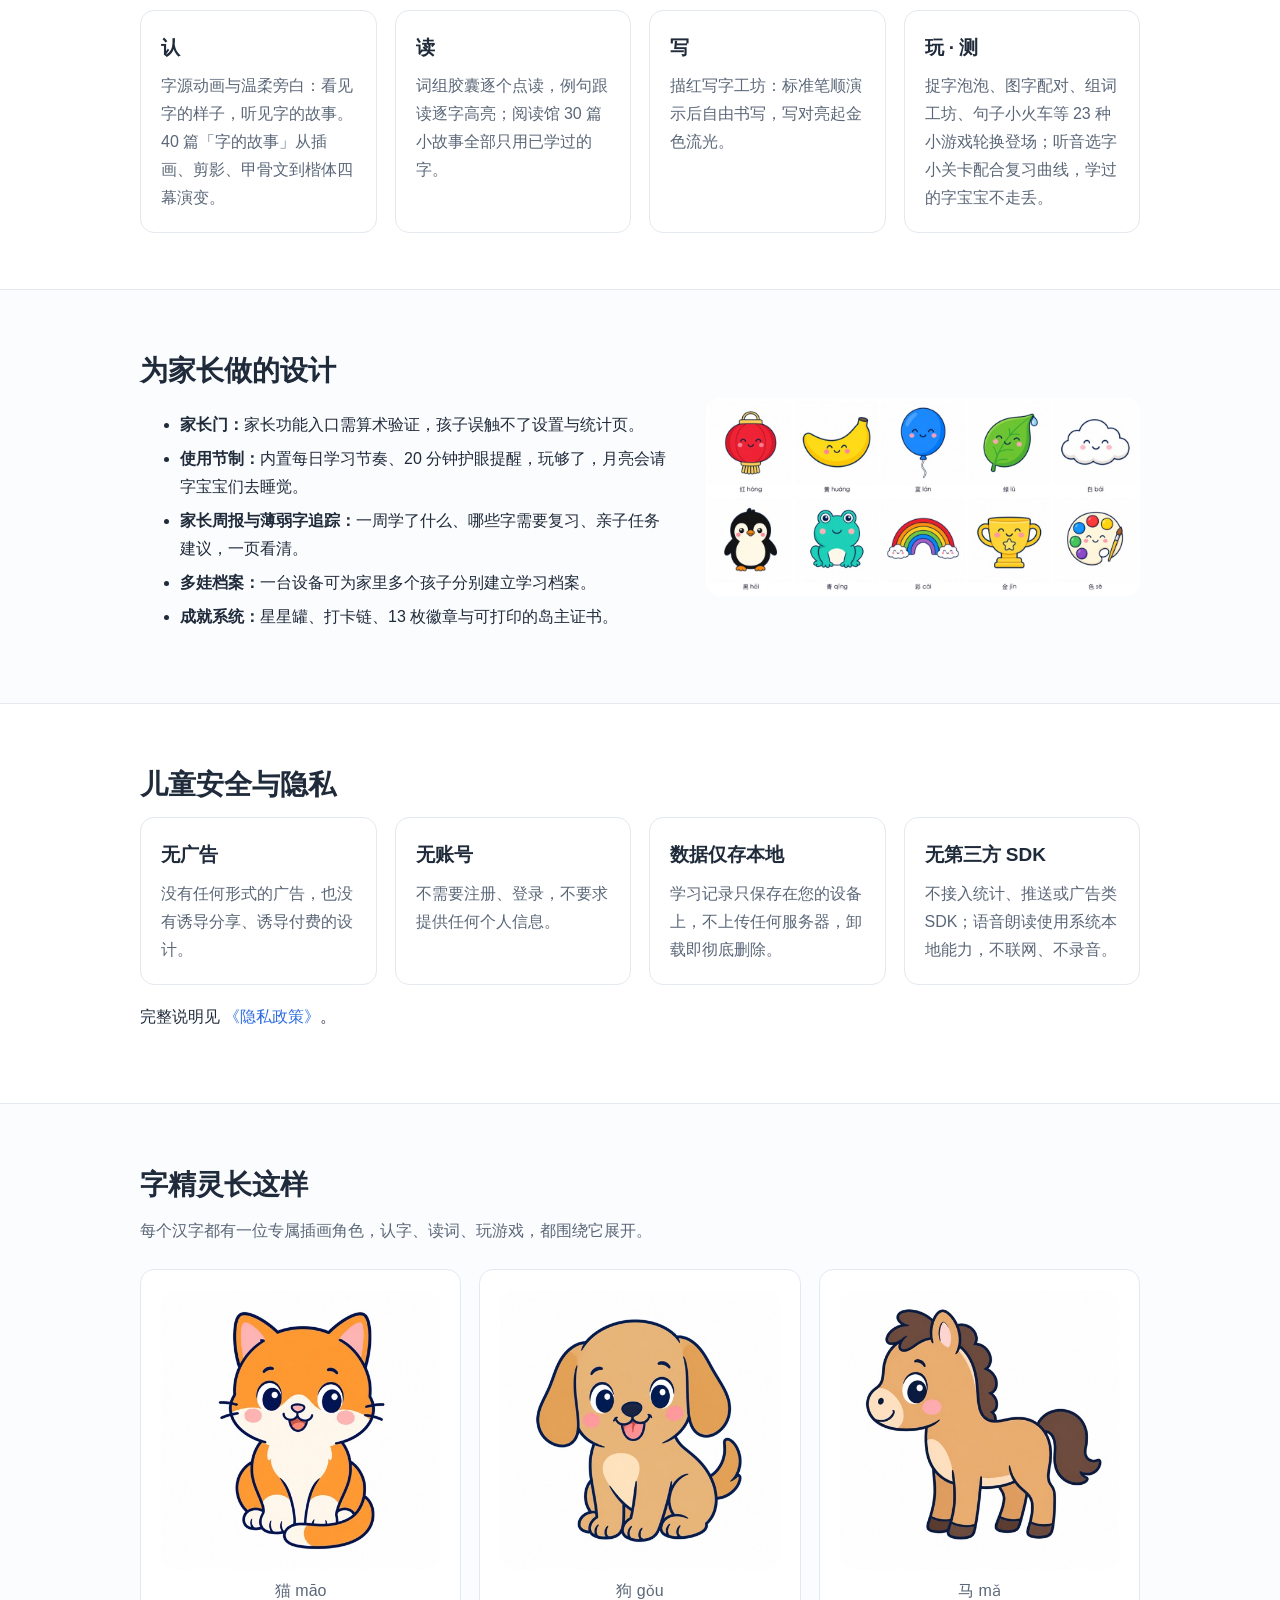
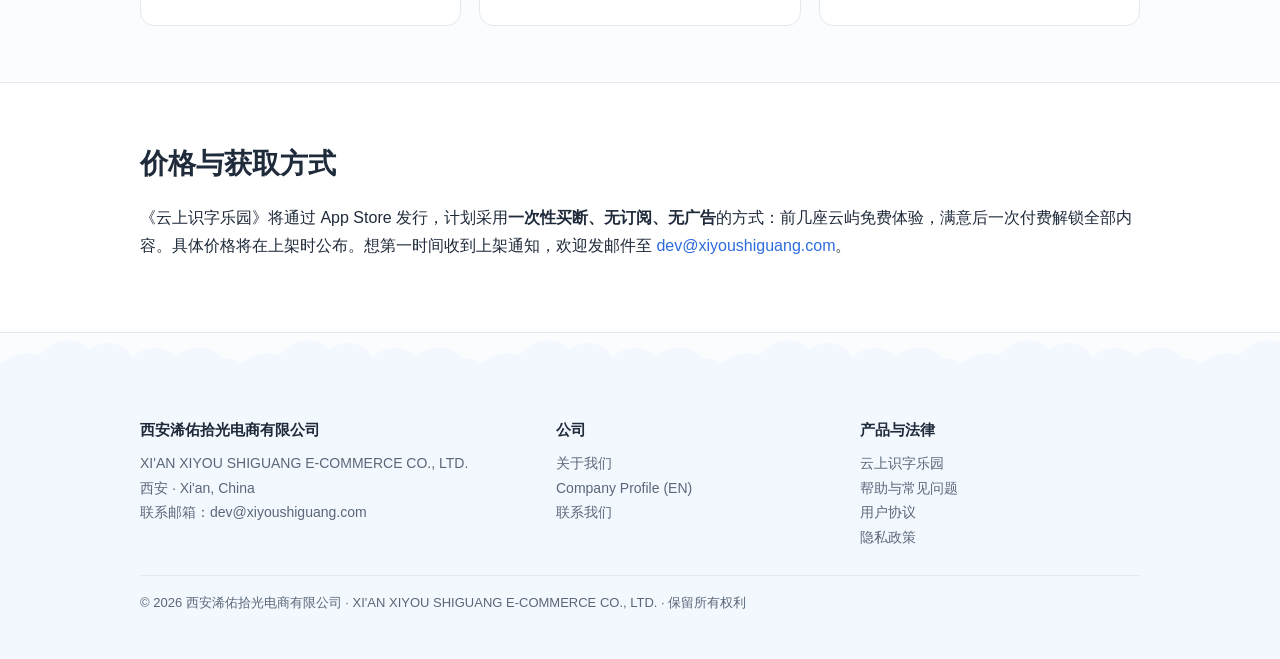
<file: product.html>
<!DOCTYPE html>
<html lang="zh-CN">
<head>
<meta charset="utf-8">
<meta name="viewport" content="width=device-width,initial-scale=1">
<title>云上识字乐园 · 浠佑拾光</title>
<meta name="description" content="云上识字乐园：面向 4–6 岁儿童的识字、数学与拼音启蒙 App，39 座云屿、278 张学习卡、23 种小游戏，无广告、无账号、数据仅存本地。">
<meta name="theme-color" content="#e6f0ff">
<link rel="icon" href="favicon.png" type="image/png">
<link rel="stylesheet" href="style.css">
<script>(function(d){if(window.matchMedia&&!matchMedia('(prefers-reduced-motion: reduce)').matches){d.classList.add('mo');setTimeout(function(){if(!window.__mo)d.classList.remove('mo')},2500)}})(document.documentElement)</script>
<script src="anim.js" defer></script>
</head>
<body>
<svg width="0" height="0" style="position:absolute" aria-hidden="true" focusable="false"><defs><linearGradient id="cg" x1="0" y1="0" x2="0" y2="1"><stop offset="0" stop-color="#ffffff"/><stop offset="1" stop-color="#e3eefc"/></linearGradient><symbol id="cloud"><path fill="url(#cg)" d="M34 82C14 82 4 70 6 57c2-12 12-18 24-17 1-17 16-28 32-25 7-12 22-19 38-15 13 3 22 13 25 25 12-7 30-3 37 10 3 5 4 9 4 13 15 1 26 12 25 25-1 6-6 9-12 9z"/></symbol></defs></svg>
<header class="top" id="top"><div class="wrap">
<a class="brand" href="index.html"><img src="assets/icon.png" alt="浠佑拾光"><span>浠佑拾光</span></a>
<nav><a href="index.html">首页</a><a href="about.html">关于我们</a><a href="product.html" class=on>产品</a><a href="support.html">支持与联系</a><a href="privacy.html">隐私政策</a></nav>
</div><div class="progress" aria-hidden="true"></div></header>

<div class="hero sky" data-chars="字 a o e 1 2 3 山 水 月"><div class="sky-layer" aria-hidden="true"><div class="sun"></div><div class="depth" data-k="0.18"><svg class="cl" viewBox="0 -6 200 90" style="--y:6%;--w:140px;--o:.55;--t:150s;--dl:-20s;--x:12%"><use href="#cloud"/></svg><svg class="cl" viewBox="0 -6 200 90" style="--y:24%;--w:100px;--o:.45;--t:180s;--dl:-95s;--x:74%"><use href="#cloud"/></svg><svg class="cl" viewBox="0 -6 200 90" style="--y:58%;--w:120px;--o:.40;--t:160s;--dl:-60s;--x:42%"><use href="#cloud"/></svg><svg class="cl" viewBox="0 -6 200 90" style="--y:38%;--w:86px;--o:.35;--t:200s;--dl:-150s;--x:90%"><use href="#cloud"/></svg><span class="tw" style="--x:18%;--y:20%;--s:14px;--t:4.2s;--dl:-1s">✦</span><span class="tw" style="--x:64%;--y:14%;--s:10px;--t:3.6s;--dl:-2.4s">✦</span><span class="tw" style="--x:82%;--y:42%;--s:12px;--t:5s;--dl:-.6s">✦</span><span class="tw" style="--x:36%;--y:8%;--s:9px;--t:3.2s;--dl:-1.8s">✦</span><span class="tw" style="--x:92%;--y:70%;--s:11px;--t:4.6s;--dl:-3s">✦</span><span class="tw" style="--x:8%;--y:62%;--s:10px;--t:3.9s;--dl:-2s">✦</span></div><div class="depth" data-k="0.42"><svg class="cl" viewBox="0 -6 200 90" style="--y:12%;--w:250px;--o:.92;--t:95s;--dl:-12s;--x:60%"><use href="#cloud"/></svg><svg class="cl" viewBox="0 -6 200 90" style="--y:50%;--w:190px;--o:.82;--t:115s;--dl:-58s;--x:6%"><use href="#cloud"/></svg><svg class="cl" viewBox="0 -6 200 90" style="--y:68%;--w:290px;--o:.72;--t:105s;--dl:-84s;--x:30%"><use href="#cloud"/></svg></div></div><div class="wrap">
<div class="split">
<div>
<h1 class="enter"><span class="grad">云上识字乐园</span></h1>
<p class="lead enter" style="--d:.12s">面向 4–6 岁儿童的识字、数学与拼音启蒙 App。每天一小段云上旅程，认、读、写、玩、测五个环节一气呵成。</p>
<p class="note enter" style="--d:.24s">当前状态：家庭内测中 · 支持 iPad 与 iPhone · 计划 2026 年底登陆 App Store</p>
</div>
<div class="enter" style="--d:.2s"><div class="shot-wrap"><span class="glow"></span><div class="float"><img class="shot tilt" src="assets/app_home.jpg" alt="云上识字乐园 App 首页"></div></div></div>
</div>
</div></div>
<section><div class="wrap">
<h2 class="rv">三条学习线</h2>
<p class="sub rv">把入学前最需要的三样东西，做成孩子愿意每天回来的三片云上世界。</p>
<div class="grid g3">
<div class="card rv"><div class="ph"><img class="img" src="assets/isle_zi.jpg" alt="识字云屿"></div><h3>识字线 · 200 余字</h3><p>按 2024 版一年级上册识字表校准的 200 余个常用汉字，分 20 座云屿循序渐进；每个字配专属字精灵插画、词组与例句，另有 27 组形近字专项与「火眼金睛」辨形游戏。</p></div>
<div class="card rv"><div class="ph"><img class="img" src="assets/isle_math.jpg" alt="数学云屿"></div><h3>数学线 · 数与形</h3><p>数字乐园、图形王国、合与分、钱币岛、时间岛：从 1–10 的数量感，到认识图形、元角分与整点时钟，用游戏建立最初的数学直觉。</p></div>
<div class="card rv"><div class="ph"><img class="img" src="assets/isle_fog.jpg" alt="拼音云屿"></div><h3>拼音线 · 63 个音</h3><p>23 个声母、24 个韵母、16 个整体认读音节，配「拼读小火车」游戏；用孩子已经认识的字借音，先会读再会拼。</p></div>
</div>
</div></section>
<section class="alt"><div class="wrap">
<h2 class="rv">五个环节，五到八分钟</h2>
<div class="grid g4">
<div class="card rv"><h3>认</h3><p>字源动画与温柔旁白：看见字的样子，听见字的故事。40 篇「字的故事」从插画、剪影、甲骨文到楷体四幕演变。</p></div>
<div class="card rv"><h3>读</h3><p>词组胶囊逐个点读，例句跟读逐字高亮；阅读馆 30 篇小故事全部只用已学过的字。</p></div>
<div class="card rv"><h3>写</h3><p>描红写字工坊：标准笔顺演示后自由书写，写对亮起金色流光。</p></div>
<div class="card rv"><h3>玩 · 测</h3><p>捉字泡泡、图字配对、组词工坊、句子小火车等 23 种小游戏轮换登场；听音选字小关卡配合复习曲线，学过的字宝宝不走丢。</p></div>
</div>
</div></section>
<section><div class="wrap">
<div class="split">
<div>
<h2 class="rv">为家长做的设计</h2>
<ul class="perks">
<li class="rv"><b>家长门：</b>家长功能入口需算术验证，孩子误触不了设置与统计页。</li>
<li class="rv"><b>使用节制：</b>内置每日学习节奏、20 分钟护眼提醒，玩够了，月亮会请字宝宝们去睡觉。</li>
<li class="rv"><b>家长周报与薄弱字追踪：</b>一周学了什么、哪些字需要复习、亲子任务建议，一页看清。</li>
<li class="rv"><b>多娃档案：</b>一台设备可为家里多个孩子分别建立学习档案。</li>
<li class="rv"><b>成就系统：</b>星星罐、打卡链、13 枚徽章与可打印的岛主证书。</li>
</ul>
</div>
<div class="ph kb rv zoom"><img class="img" src="assets/spirits.jpg" alt="字精灵插画"></div>
</div>
</div></section>
<section class="alt"><div class="wrap">
<h2 class="rv">儿童安全与隐私</h2>
<div class="grid g4">
<div class="card rv"><h3>无广告</h3><p>没有任何形式的广告，也没有诱导分享、诱导付费的设计。</p></div>
<div class="card rv"><h3>无账号</h3><p>不需要注册、登录，不要求提供任何个人信息。</p></div>
<div class="card rv"><h3>数据仅存本地</h3><p>学习记录只保存在您的设备上，不上传任何服务器，卸载即彻底删除。</p></div>
<div class="card rv"><h3>无第三方 SDK</h3><p>不接入统计、推送或广告类 SDK；语音朗读使用系统本地能力，不联网、不录音。</p></div>
</div>
<p class="rv" style="margin-top:18px">完整说明见 <a href="privacy.html">《隐私政策》</a>。</p>
</div></section>
<section><div class="wrap">
<h2 class="rv">字精灵长这样</h2>
<p class="sub rv">每个汉字都有一位专属插画角色，认字、读词、玩游戏，都围绕它展开。</p>
<div class="grid g3">
<div class="card rv"><div class="ph"><img class="img" src="assets/zi_mao.jpg" alt="猫字精灵"></div><p style="text-align:center;margin-top:8px">猫 māo</p></div>
<div class="card rv"><div class="ph"><img class="img" src="assets/zi_gou.jpg" alt="狗字精灵"></div><p style="text-align:center;margin-top:8px">狗 gǒu</p></div>
<div class="card rv"><div class="ph"><img class="img" src="assets/zi_ma.jpg" alt="马字精灵"></div><p style="text-align:center;margin-top:8px">马 mǎ</p></div>
</div>
</div></section>
<section class="alt"><div class="wrap">
<h2 class="rv">价格与获取方式</h2>
<p class="rv">《云上识字乐园》将通过 App Store 发行，计划采用<b>一次性买断、无订阅、无广告</b>的方式：前几座云屿免费体验，满意后一次付费解锁全部内容。具体价格将在上架时公布。想第一时间收到上架通知，欢迎发邮件至 <a href="mailto:dev@xiyoushiguang.com">dev@xiyoushiguang.com</a>。</p>
</div></section>

<footer><div class="wrap">
<div class="cols">
<div><h4>西安浠佑拾光电商有限公司</h4><div class="en">XI'AN XIYOU SHIGUANG E-COMMERCE CO., LTD.</div>
<div>西安 · <span class="en">Xi'an, China</span></div>
<div>联系邮箱：<a href="mailto:dev@xiyoushiguang.com" style="display:inline">dev@xiyoushiguang.com</a></div></div>
<div><h4>公司</h4><a href="about.html">关于我们</a><a href="about.html#en">Company Profile (EN)</a><a href="support.html#contact">联系我们</a></div>
<div><h4>产品与法律</h4><a href="product.html">云上识字乐园</a><a href="support.html">帮助与常见问题</a><a href="terms.html">用户协议</a><a href="privacy.html">隐私政策</a></div>
</div>
<div class="copy">© 2026 西安浠佑拾光电商有限公司 · XI'AN XIYOU SHIGUANG E-COMMERCE CO., LTD. · 保留所有权利</div>
</div></footer>
<a class="totop" href="#top" aria-label="回到顶部">↑</a>
</body>
</html>
</file>
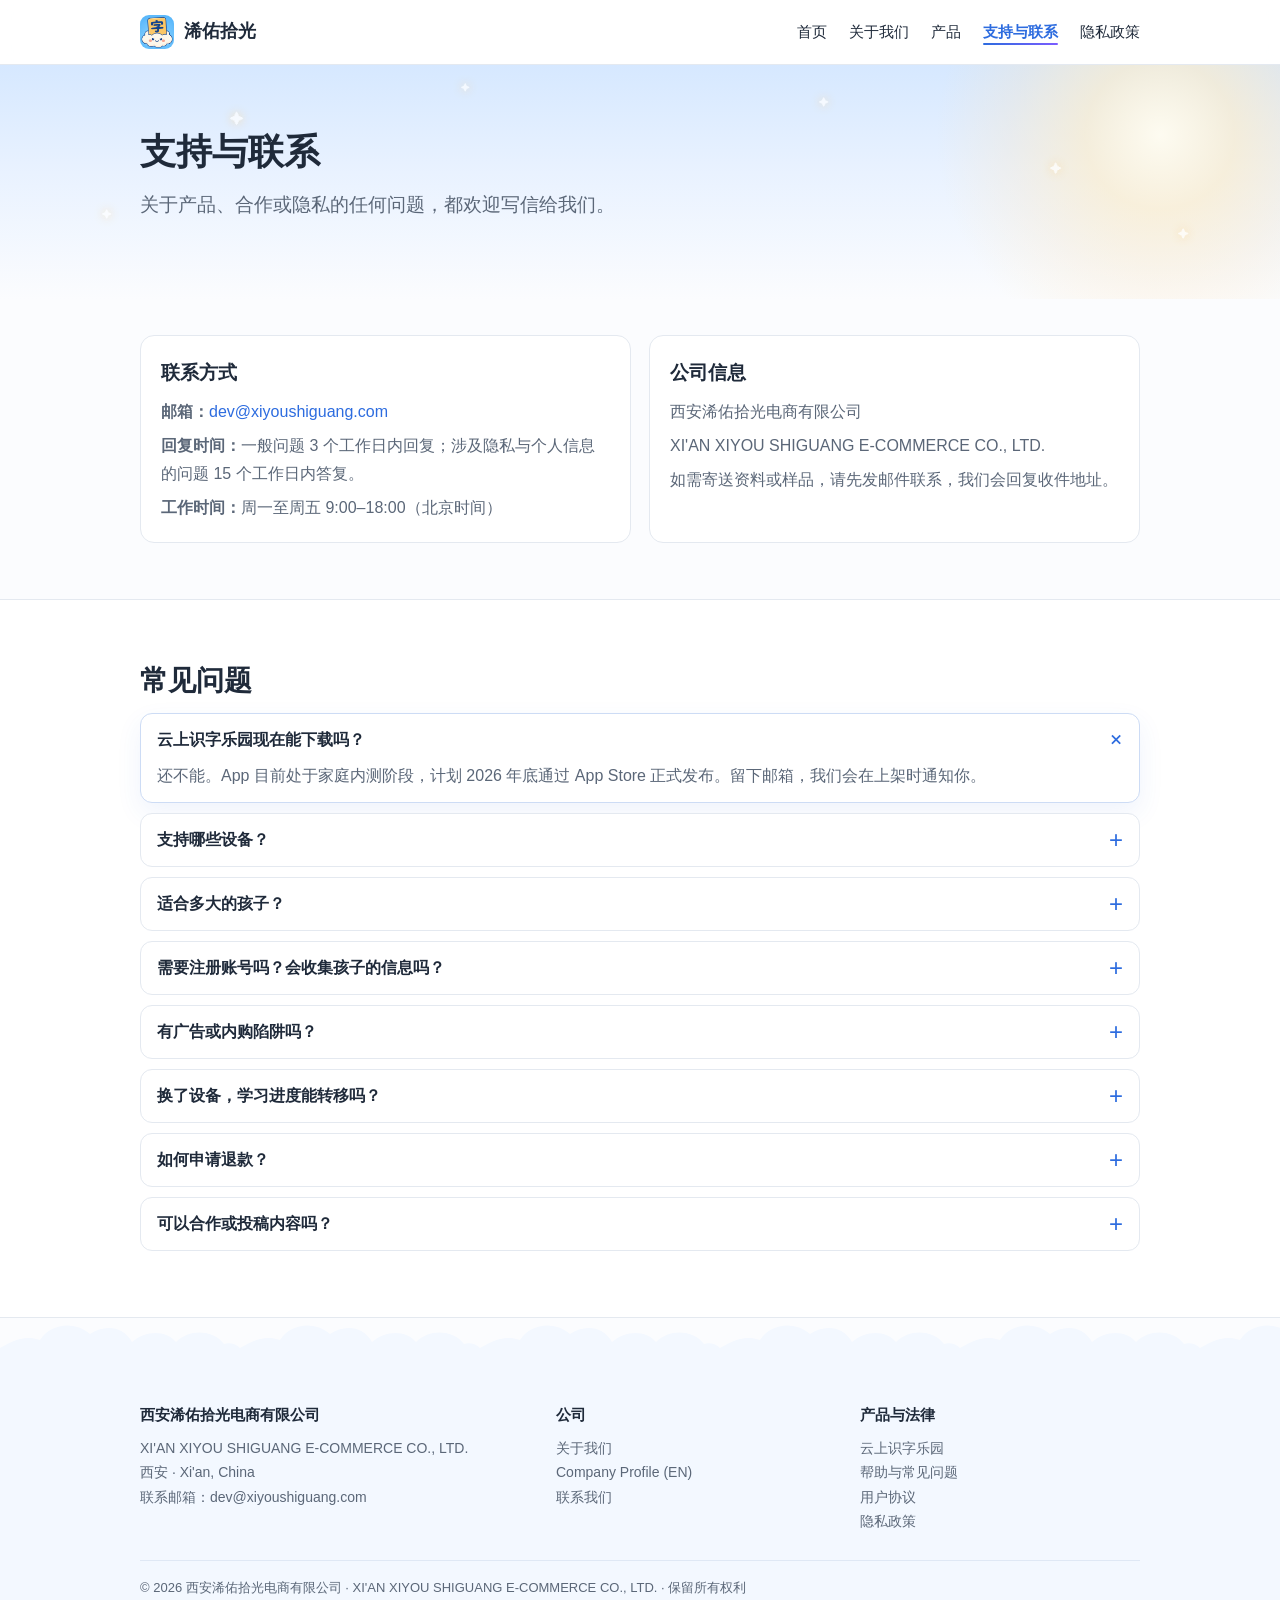
<file: support.html>
<!DOCTYPE html>
<html lang="zh-CN">
<head>
<meta charset="utf-8">
<meta name="viewport" content="width=device-width,initial-scale=1">
<title>支持与联系 · 浠佑拾光</title>
<meta name="description" content="浠佑拾光支持与联系：联系邮箱、公司信息与云上识字乐园常见问题。">
<meta name="theme-color" content="#e6f0ff">
<link rel="icon" href="favicon.png" type="image/png">
<link rel="stylesheet" href="style.css">
<script>(function(d){if(window.matchMedia&&!matchMedia('(prefers-reduced-motion: reduce)').matches){d.classList.add('mo');setTimeout(function(){if(!window.__mo)d.classList.remove('mo')},2500)}})(document.documentElement)</script>
<script src="anim.js" defer></script>
</head>
<body>
<svg width="0" height="0" style="position:absolute" aria-hidden="true" focusable="false"><defs><linearGradient id="cg" x1="0" y1="0" x2="0" y2="1"><stop offset="0" stop-color="#ffffff"/><stop offset="1" stop-color="#e3eefc"/></linearGradient><symbol id="cloud"><path fill="url(#cg)" d="M34 82C14 82 4 70 6 57c2-12 12-18 24-17 1-17 16-28 32-25 7-12 22-19 38-15 13 3 22 13 25 25 12-7 30-3 37 10 3 5 4 9 4 13 15 1 26 12 25 25-1 6-6 9-12 9z"/></symbol></defs></svg>
<header class="top" id="top"><div class="wrap">
<a class="brand" href="index.html"><img src="assets/icon.png" alt="浠佑拾光"><span>浠佑拾光</span></a>
<nav><a href="index.html">首页</a><a href="about.html">关于我们</a><a href="product.html">产品</a><a href="support.html" class=on>支持与联系</a><a href="privacy.html">隐私政策</a></nav>
</div><div class="progress" aria-hidden="true"></div></header>

<div class="hero sky page-head" data-chars="信 云 问 答 你 好"><div class="sky-layer" aria-hidden="true"><div class="sun"></div><div class="depth" data-k="0.18"><svg class="cl" viewBox="0 -6 200 90" style="--y:6%;--w:140px;--o:.55;--t:150s;--dl:-20s;--x:12%"><use href="#cloud"/></svg><svg class="cl" viewBox="0 -6 200 90" style="--y:24%;--w:100px;--o:.45;--t:180s;--dl:-95s;--x:74%"><use href="#cloud"/></svg><svg class="cl" viewBox="0 -6 200 90" style="--y:58%;--w:120px;--o:.40;--t:160s;--dl:-60s;--x:42%"><use href="#cloud"/></svg><svg class="cl" viewBox="0 -6 200 90" style="--y:38%;--w:86px;--o:.35;--t:200s;--dl:-150s;--x:90%"><use href="#cloud"/></svg><span class="tw" style="--x:18%;--y:20%;--s:14px;--t:4.2s;--dl:-1s">✦</span><span class="tw" style="--x:64%;--y:14%;--s:10px;--t:3.6s;--dl:-2.4s">✦</span><span class="tw" style="--x:82%;--y:42%;--s:12px;--t:5s;--dl:-.6s">✦</span><span class="tw" style="--x:36%;--y:8%;--s:9px;--t:3.2s;--dl:-1.8s">✦</span><span class="tw" style="--x:92%;--y:70%;--s:11px;--t:4.6s;--dl:-3s">✦</span><span class="tw" style="--x:8%;--y:62%;--s:10px;--t:3.9s;--dl:-2s">✦</span></div><div class="depth" data-k="0.42"><svg class="cl" viewBox="0 -6 200 90" style="--y:12%;--w:250px;--o:.92;--t:95s;--dl:-12s;--x:60%"><use href="#cloud"/></svg><svg class="cl" viewBox="0 -6 200 90" style="--y:50%;--w:190px;--o:.82;--t:115s;--dl:-58s;--x:6%"><use href="#cloud"/></svg><svg class="cl" viewBox="0 -6 200 90" style="--y:68%;--w:290px;--o:.72;--t:105s;--dl:-84s;--x:30%"><use href="#cloud"/></svg></div></div><div class="wrap"><h1 class="enter">支持与联系</h1><p class="lead enter" style="--d:.12s">关于产品、合作或隐私的任何问题，都欢迎写信给我们。</p></div></div>
<section><div class="wrap">
<div class="grid g2" id="contact">
<div class="card rv"><h3>联系方式</h3>
<p><b>邮箱：</b><a href="mailto:dev@xiyoushiguang.com">dev@xiyoushiguang.com</a></p>
<p><b>回复时间：</b>一般问题 3 个工作日内回复；涉及隐私与个人信息的问题 15 个工作日内答复。</p>
<p><b>工作时间：</b>周一至周五 9:00–18:00（北京时间）</p>
</div>
<div class="card rv"><h3>公司信息</h3>
<p>西安浠佑拾光电商有限公司</p>
<p class="en">XI'AN XIYOU SHIGUANG E-COMMERCE CO., LTD.</p>
<p>如需寄送资料或样品，请先发邮件联系，我们会回复收件地址。</p>
</div>
</div>
</div></section>
<section class="alt"><div class="wrap faq">
<h2 class="rv">常见问题</h2>
<details class="rv" open><summary>云上识字乐园现在能下载吗？</summary><p>还不能。App 目前处于家庭内测阶段，计划 2026 年底通过 App Store 正式发布。留下邮箱，我们会在上架时通知你。</p></details>
<details class="rv"><summary>支持哪些设备？</summary><p>iPad 与 iPhone（iOS / iPadOS 17 及以上）。iPad 大屏体验最佳，描红写字工坊建议搭配手指或触控笔使用。</p></details>
<details class="rv"><summary>适合多大的孩子？</summary><p>主要面向 4–6 岁、入学前一两年的孩子。界面零文字、全语音引导，孩子可以独立操作；家长功能需算术验证进入。</p></details>
<details class="rv"><summary>需要注册账号吗？会收集孩子的信息吗？</summary><p>不需要账号，也不收集任何个人信息。全部学习数据只保存在您的设备本地，不上传服务器，卸载即彻底删除。详见 <a href="privacy.html">《隐私政策》</a>。</p></details>
<details class="rv"><summary>有广告或内购陷阱吗？</summary><p>没有广告，没有诱导分享或诱导付费设计。付费方式计划为一次性买断、无订阅，前几座云屿免费体验。</p></details>
<details class="rv"><summary>换了设备，学习进度能转移吗？</summary><p>当前版本数据仅存本地，可通过家长页的「档案导出」功能导出，再在新设备上导入。如未来加入云端备份，我们会在功能上线前更新隐私政策并征得监护人同意。</p></details>
<details class="rv"><summary>如何申请退款？</summary><p>App Store 内的购买由 Apple 处理，可在 reportaproblem.apple.com 提交退款申请。遇到困难也可以写信给我们，我们会协助处理。</p></details>
<details class="rv"><summary>可以合作或投稿内容吗？</summary><p>欢迎插画、配音、幼教内容方面的合作，请发邮件至 dev@xiyoushiguang.com 并附作品或简介。</p></details>
</div></section>

<footer><div class="wrap">
<div class="cols">
<div><h4>西安浠佑拾光电商有限公司</h4><div class="en">XI'AN XIYOU SHIGUANG E-COMMERCE CO., LTD.</div>
<div>西安 · <span class="en">Xi'an, China</span></div>
<div>联系邮箱：<a href="mailto:dev@xiyoushiguang.com" style="display:inline">dev@xiyoushiguang.com</a></div></div>
<div><h4>公司</h4><a href="about.html">关于我们</a><a href="about.html#en">Company Profile (EN)</a><a href="support.html#contact">联系我们</a></div>
<div><h4>产品与法律</h4><a href="product.html">云上识字乐园</a><a href="support.html">帮助与常见问题</a><a href="terms.html">用户协议</a><a href="privacy.html">隐私政策</a></div>
</div>
<div class="copy">© 2026 西安浠佑拾光电商有限公司 · XI'AN XIYOU SHIGUANG E-COMMERCE CO., LTD. · 保留所有权利</div>
</div></footer>
<a class="totop" href="#top" aria-label="回到顶部">↑</a>
</body>
</html>
</file>
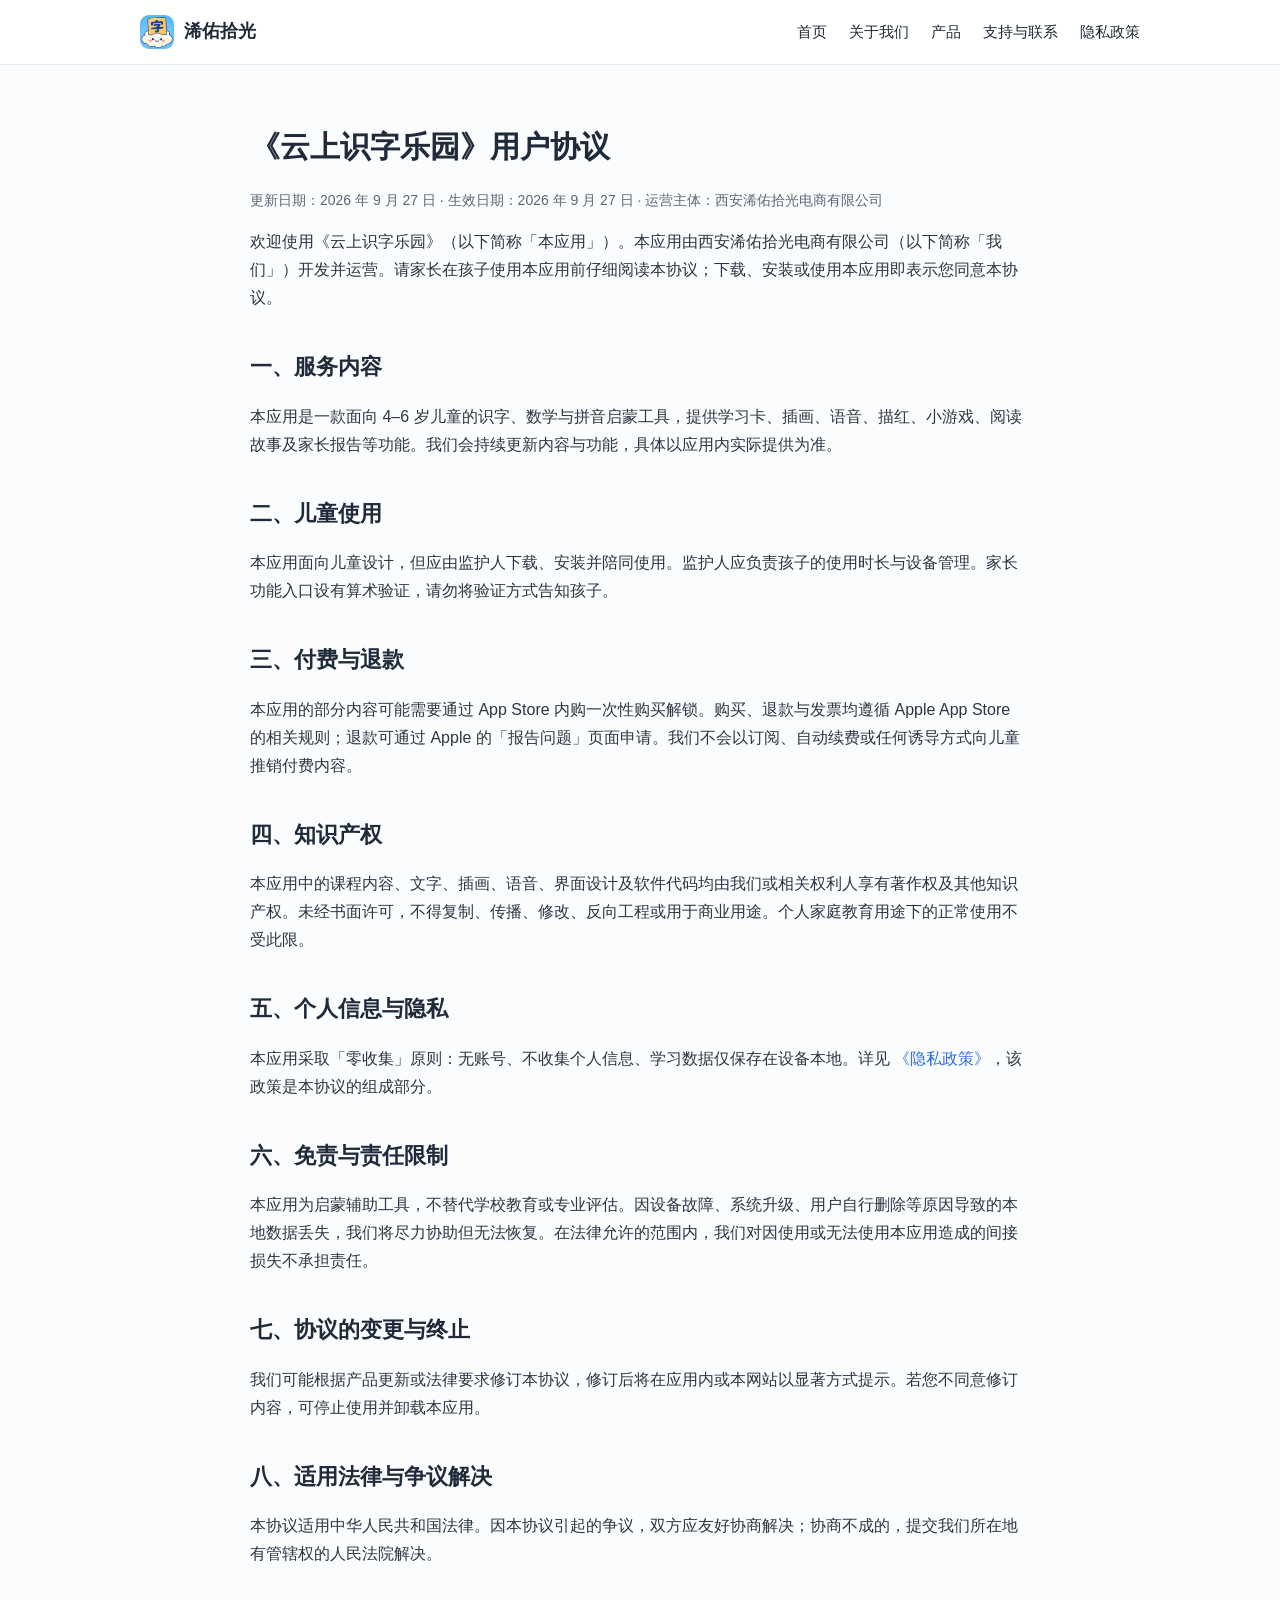
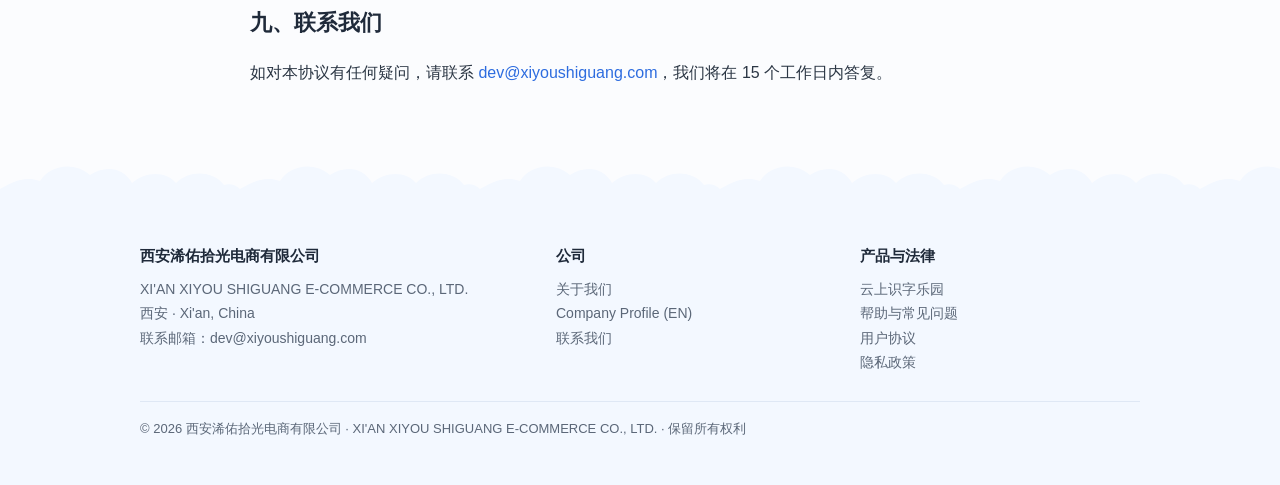
<file: terms.html>
<!DOCTYPE html>
<html lang="zh-CN">
<head>
<meta charset="utf-8">
<meta name="viewport" content="width=device-width,initial-scale=1">
<title>用户协议 · 云上识字乐园</title>
<meta name="description" content="《云上识字乐园》用户协议：服务内容、儿童使用、付费与退款、知识产权、隐私与免责条款。">
<meta name="theme-color" content="#e6f0ff">
<link rel="icon" href="favicon.png" type="image/png">
<link rel="stylesheet" href="style.css">
<script>(function(d){if(window.matchMedia&&!matchMedia('(prefers-reduced-motion: reduce)').matches){d.classList.add('mo');setTimeout(function(){if(!window.__mo)d.classList.remove('mo')},2500)}})(document.documentElement)</script>
<script src="anim.js" defer></script>
</head>
<body>
<svg width="0" height="0" style="position:absolute" aria-hidden="true" focusable="false"><defs><linearGradient id="cg" x1="0" y1="0" x2="0" y2="1"><stop offset="0" stop-color="#ffffff"/><stop offset="1" stop-color="#e3eefc"/></linearGradient><symbol id="cloud"><path fill="url(#cg)" d="M34 82C14 82 4 70 6 57c2-12 12-18 24-17 1-17 16-28 32-25 7-12 22-19 38-15 13 3 22 13 25 25 12-7 30-3 37 10 3 5 4 9 4 13 15 1 26 12 25 25-1 6-6 9-12 9z"/></symbol></defs></svg>
<header class="top" id="top"><div class="wrap">
<a class="brand" href="index.html"><img src="assets/icon.png" alt="浠佑拾光"><span>浠佑拾光</span></a>
<nav><a href="index.html">首页</a><a href="about.html">关于我们</a><a href="product.html">产品</a><a href="support.html">支持与联系</a><a href="privacy.html">隐私政策</a></nav>
</div><div class="progress" aria-hidden="true"></div></header>
<section><div class="wrap doc rv">
<h1 style="font-size:30px;margin:0">《云上识字乐园》用户协议</h1>
<p class="meta">更新日期：2026 年 9 月 27 日 · 生效日期：2026 年 9 月 27 日 · 运营主体：西安浠佑拾光电商有限公司</p>
<p>欢迎使用《云上识字乐园》（以下简称「本应用」）。本应用由西安浠佑拾光电商有限公司（以下简称「我们」）开发并运营。请家长在孩子使用本应用前仔细阅读本协议；下载、安装或使用本应用即表示您同意本协议。</p>
<h2>一、服务内容</h2>
<p>本应用是一款面向 4–6 岁儿童的识字、数学与拼音启蒙工具，提供学习卡、插画、语音、描红、小游戏、阅读故事及家长报告等功能。我们会持续更新内容与功能，具体以应用内实际提供为准。</p>
<h2>二、儿童使用</h2>
<p>本应用面向儿童设计，但应由监护人下载、安装并陪同使用。监护人应负责孩子的使用时长与设备管理。家长功能入口设有算术验证，请勿将验证方式告知孩子。</p>
<h2>三、付费与退款</h2>
<p>本应用的部分内容可能需要通过 App Store 内购一次性购买解锁。购买、退款与发票均遵循 Apple App Store 的相关规则；退款可通过 Apple 的「报告问题」页面申请。我们不会以订阅、自动续费或任何诱导方式向儿童推销付费内容。</p>
<h2>四、知识产权</h2>
<p>本应用中的课程内容、文字、插画、语音、界面设计及软件代码均由我们或相关权利人享有著作权及其他知识产权。未经书面许可，不得复制、传播、修改、反向工程或用于商业用途。个人家庭教育用途下的正常使用不受此限。</p>
<h2>五、个人信息与隐私</h2>
<p>本应用采取「零收集」原则：无账号、不收集个人信息、学习数据仅保存在设备本地。详见 <a href="privacy.html">《隐私政策》</a>，该政策是本协议的组成部分。</p>
<h2>六、免责与责任限制</h2>
<p>本应用为启蒙辅助工具，不替代学校教育或专业评估。因设备故障、系统升级、用户自行删除等原因导致的本地数据丢失，我们将尽力协助但无法恢复。在法律允许的范围内，我们对因使用或无法使用本应用造成的间接损失不承担责任。</p>
<h2>七、协议的变更与终止</h2>
<p>我们可能根据产品更新或法律要求修订本协议，修订后将在应用内或本网站以显著方式提示。若您不同意修订内容，可停止使用并卸载本应用。</p>
<h2>八、适用法律与争议解决</h2>
<p>本协议适用中华人民共和国法律。因本协议引起的争议，双方应友好协商解决；协商不成的，提交我们所在地有管辖权的人民法院解决。</p>
<h2>九、联系我们</h2>
<p>如对本协议有任何疑问，请联系 <a href="mailto:dev@xiyoushiguang.com">dev@xiyoushiguang.com</a>，我们将在 15 个工作日内答复。</p>
</div></section>
<footer><div class="wrap">
<div class="cols">
<div><h4>西安浠佑拾光电商有限公司</h4><div class="en">XI'AN XIYOU SHIGUANG E-COMMERCE CO., LTD.</div>
<div>西安 · <span class="en">Xi'an, China</span></div>
<div>联系邮箱：<a href="mailto:dev@xiyoushiguang.com" style="display:inline">dev@xiyoushiguang.com</a></div></div>
<div><h4>公司</h4><a href="about.html">关于我们</a><a href="about.html#en">Company Profile (EN)</a><a href="support.html#contact">联系我们</a></div>
<div><h4>产品与法律</h4><a href="product.html">云上识字乐园</a><a href="support.html">帮助与常见问题</a><a href="terms.html">用户协议</a><a href="privacy.html">隐私政策</a></div>
</div>
<div class="copy">© 2026 西安浠佑拾光电商有限公司 · XI'AN XIYOU SHIGUANG E-COMMERCE CO., LTD. · 保留所有权利</div>
</div></footer>
<a class="totop" href="#top" aria-label="回到顶部">↑</a>
</body>
</html>
</file>
<file: style.css>
:root{--ink:#1f2a3a;--muted:#5b6778;--line:#e4e9f0;--bg:#fbfcfe;--card:#ffffff;--accent:#2d6cdf;--accent2:#ff8a5b;--violet:#7b5cff;--soft:#eef4ff;--foot:#f3f8ff;--ease:cubic-bezier(.2,.7,.2,1);--spring:cubic-bezier(.34,1.56,.64,1)}
*{box-sizing:border-box}html{scroll-behavior:smooth}
body{margin:0;font-family:-apple-system,BlinkMacSystemFont,"PingFang SC","Hiragino Sans GB","Microsoft YaHei","Helvetica Neue",Arial,sans-serif;color:var(--ink);background:var(--bg);line-height:1.75;font-size:16px;overflow-x:hidden}
a{color:var(--accent);text-decoration:none}a:hover{text-decoration:underline}
.wrap{max-width:1040px;margin:0 auto;padding:0 20px}

/* ---------- 顶栏 ---------- */
header.top{position:sticky;top:0;background:rgba(255,255,255,.86);backdrop-filter:saturate(180%) blur(12px);-webkit-backdrop-filter:saturate(180%) blur(12px);border-bottom:1px solid var(--line);z-index:20;transition:box-shadow .35s var(--ease),background .35s;view-transition-name:hdr}
header.top.scrolled{box-shadow:0 8px 28px rgba(31,42,58,.07);background:rgba(255,255,255,.93)}
header.top .wrap{display:flex;align-items:center;justify-content:space-between;height:64px;transition:height .35s var(--ease)}
header.top.scrolled .wrap{height:56px}
.progress{position:absolute;left:0;bottom:-1px;width:100%;height:2px;background:linear-gradient(90deg,var(--accent),var(--violet),var(--accent2));transform-origin:0 50%;scale:var(--p,0) 1;pointer-events:none}
.brand{display:flex;align-items:center;gap:10px;font-weight:700;font-size:18px;color:var(--ink)}
.brand:hover{text-decoration:none}
.brand img{width:34px;height:34px;border-radius:9px;transition:transform .5s var(--spring)}
nav a{margin-left:22px;color:var(--ink);font-size:15px;position:relative;transition:color .25s}
nav a::after{content:"";position:absolute;left:0;right:0;bottom:-5px;height:2px;border-radius:2px;background:linear-gradient(90deg,var(--accent),var(--violet));scale:0 1;transition:scale .35s var(--ease)}
nav a:hover{text-decoration:none;color:var(--accent)}
nav a.on{color:var(--accent);font-weight:600}nav a.on::after{scale:1 1}
@media(hover:hover){nav a:hover::after{scale:1 1}.brand:hover img{transform:rotate(-10deg) scale(1.08)}}
@media(max-width:720px){header.top .wrap,header.top.scrolled .wrap{height:auto;flex-wrap:wrap;padding:10px 20px}nav{width:100%;display:flex;flex-wrap:wrap;gap:6px 0;margin-top:6px}nav a{margin:0 16px 0 0;font-size:14px}}

/* ---------- 版式 ---------- */
.hero{padding:76px 0 64px;background:linear-gradient(180deg,#eef5ff 0%,#fbfcfe 100%)}
.hero h1{font-size:42px;line-height:1.25;margin:0 0 14px}.hero p.lead{font-size:19px;color:var(--muted);max-width:640px;margin:0 0 26px}
.page-head{padding:64px 0 52px}.page-head h1{font-size:36px}
@media(max-width:560px){.hero h1{font-size:32px}.page-head h1{font-size:30px}.hero p.lead{font-size:17px}}
.btn{display:inline-block;position:relative;overflow:hidden;padding:11px 20px;border-radius:10px;background:var(--accent);color:#fff;font-weight:600;transition:transform .3s var(--ease),box-shadow .3s var(--ease),background .3s}
.btn.ghost{background:#fff;color:var(--accent);border:1px solid var(--accent);margin-left:10px}
.btn:hover{text-decoration:none}
.btn::after{content:"";position:absolute;inset:0;background:linear-gradient(110deg,transparent 30%,rgba(255,255,255,.5) 50%,transparent 70%);translate:-130% 0;pointer-events:none}
@media(hover:hover){.btn:hover{transform:translateY(-2px);box-shadow:0 10px 24px rgba(45,108,223,.28)}.btn.ghost:hover{background:#f4f8ff}.btn:hover::after{translate:130% 0;transition:translate .8s var(--ease)}}
section{padding:56px 0}section.alt{background:#fff;border-top:1px solid var(--line);border-bottom:1px solid var(--line)}
h2{font-size:28px;margin:0 0 8px}h3{font-size:19px;margin:22px 0 8px}
.sub{color:var(--muted);margin:0 0 24px}
.grid{display:grid;gap:18px}.g2{grid-template-columns:repeat(2,1fr)}.g3{grid-template-columns:repeat(3,1fr)}.g4{grid-template-columns:repeat(4,1fr)}
@media(max-width:820px){.g3,.g4{grid-template-columns:repeat(2,1fr)}}@media(max-width:560px){.g2,.g3,.g4{grid-template-columns:1fr}}
.card{position:relative;background:radial-gradient(320px circle at var(--mx,-999px) var(--my,-999px),rgba(45,108,223,.09),transparent 62%),var(--card);border:1px solid var(--line);border-radius:14px;padding:20px;transition:transform .35s var(--ease),box-shadow .35s var(--ease),border-color .35s}
@media(hover:hover){.card:hover{transform:translateY(-5px);box-shadow:0 18px 40px rgba(45,108,223,.12);border-color:#cddcf5}}
.card h3{margin-top:0}.card p{margin:6px 0 0;color:var(--muted)}
.card .ph+h3{margin-top:16px}
.stat{font-size:38px;font-weight:700;color:var(--accent);line-height:1.1;font-variant-numeric:tabular-nums}.stat small{display:block;font-size:14px;color:var(--muted);font-weight:400;margin-top:6px}
.stat .num{background:linear-gradient(90deg,var(--accent),var(--violet));-webkit-background-clip:text;background-clip:text;color:transparent}
.split{display:grid;grid-template-columns:1.1fr .9fr;gap:36px;align-items:center}@media(max-width:820px){.split{grid-template-columns:1fr}}
.shot{width:100%;max-width:380px;border-radius:22px;box-shadow:0 22px 56px rgba(31,42,58,.2);display:block;margin:0 auto}
.img{width:100%;border-radius:14px;display:block}
.ph{overflow:hidden;border-radius:14px;transform:translateZ(0)}
.ph .img{border-radius:0;transition:scale .8s var(--ease)}
@media(hover:hover){.card:hover .ph .img{scale:1.06}}
table.info{width:100%;border-collapse:collapse;background:#fff;border:1px solid var(--line);border-radius:12px;overflow:hidden}
table.info th,table.info td{padding:11px 14px;border-bottom:1px solid var(--line);text-align:left;vertical-align:top;transition:background .25s}
table.info th{width:180px;background:var(--soft);font-weight:600}table.info tr:last-child th,table.info tr:last-child td{border-bottom:0}
@media(hover:hover){table.info tr:hover td{background:#f8fbff}}
@media(max-width:560px){table.info th{width:104px}}
.timeline{list-style:none;padding:0;margin:0;position:relative}
.timeline::before{content:"";position:absolute;left:0;top:8px;bottom:10px;width:2px;border-radius:2px;background:linear-gradient(180deg,var(--accent),var(--violet) 70%,var(--accent2));transform-origin:50% 0;transition:scale 1.8s var(--ease)}
.timeline li{padding:0 0 20px 24px;position:relative}
.timeline li::before{content:"";position:absolute;left:-5px;top:9px;width:12px;height:12px;border-radius:50%;background:var(--accent);box-shadow:0 0 0 4px #e3ecff;transition:scale .55s var(--spring) calc(var(--d,0s) + .25s)}
.timeline li.next::before{background:var(--accent2);box-shadow:0 0 0 4px #ffe9df}
.timeline b{display:block}.timeline span{color:var(--muted)}
.faq details{background:#fff;border:1px solid var(--line);border-radius:12px;padding:12px 16px;margin-bottom:10px;transition:box-shadow .3s var(--ease),border-color .3s}
.faq details[open]{border-color:#cddcf5;box-shadow:0 10px 26px rgba(45,108,223,.08)}
.faq summary{cursor:pointer;font-weight:600;list-style:none;position:relative;padding-right:30px}
.faq summary::-webkit-details-marker{display:none}
.faq summary::after{content:"+";position:absolute;right:0;top:50%;translate:0 -52%;font-size:24px;line-height:1;font-weight:400;color:var(--accent);transition:rotate .35s var(--ease)}
.faq details[open] summary::after{rotate:45deg}
.faq p{margin:8px 0 0;color:var(--muted)}
.doc{max-width:820px}.doc h2{margin-top:36px;font-size:22px}.doc p,.doc li{color:#2b3644}.doc .meta{color:var(--muted);font-size:14px}
.note{background:var(--soft);border-radius:12px;padding:14px 18px;color:#2b3644}
.en{font-family:-apple-system,"Helvetica Neue",Arial,sans-serif}
ul.perks li{margin-bottom:6px}

/* ---------- 页脚：云边 ---------- */
footer{position:relative;padding:44px 0 44px;color:var(--muted);font-size:14px;background:var(--foot);margin-top:40px}
footer::before{content:"";position:absolute;left:0;right:0;top:-38px;height:40px;background:url("data:image/svg+xml,%3Csvg xmlns='http://www.w3.org/2000/svg' viewBox='0 0 240 40'%3E%3Cpath fill='%23f3f8ff' d='M0 40V28C10 22 24 14 40 20C50 4 74 0 90 14C104 4 124 6 132 22C146 10 166 10 176 22C190 8 214 10 224 24C230 22 236 24 240 28V40Z'/%3E%3C/svg%3E") repeat-x 0 0/240px 40px;pointer-events:none}
footer .cols{display:grid;grid-template-columns:1.4fr 1fr 1fr;gap:24px}@media(max-width:720px){footer .cols{grid-template-columns:1fr}}
footer h4{margin:0 0 8px;color:var(--ink);font-size:15px}footer a{color:var(--muted);display:block;transition:color .25s,translate .25s var(--ease)}
@media(hover:hover){footer .cols>div:not(:first-child) a:hover{color:var(--accent);translate:4px 0;text-decoration:none}}
footer .copy{margin-top:26px;padding-top:16px;border-top:1px solid #dfe8f5;font-size:13px}

/* ---------- 回到顶部 ---------- */
.totop{position:fixed;right:20px;bottom:22px;width:46px;height:46px;border-radius:50%;display:grid;place-items:center;background:#fff;color:var(--accent);font-size:20px;font-weight:700;box-shadow:0 10px 28px rgba(45,108,223,.22);opacity:0;scale:.6;pointer-events:none;transition:opacity .35s var(--ease),scale .45s var(--spring);z-index:30}
.totop.show{opacity:1;scale:1;pointer-events:auto}
.totop:hover{text-decoration:none}

/* ---------- 天空：云、星、太阳光晕、飘字 ---------- */
.sky{position:relative;overflow:hidden;isolation:isolate;background:linear-gradient(180deg,#d6e8ff 0%,#e9f2ff 46%,var(--bg) 100%)}
.sky-layer{position:absolute;inset:0;z-index:-1;pointer-events:none}
.sky-layer .depth{position:absolute;inset:0;will-change:translate}
.cl{position:absolute;top:var(--y);left:var(--x);width:var(--w);height:auto;opacity:var(--o);overflow:visible}
.sun{position:absolute;right:-120px;top:-170px;width:480px;height:480px;border-radius:50%;background:radial-gradient(circle,rgba(255,252,240,.95) 0%,rgba(255,236,196,.6) 22%,rgba(255,226,180,.22) 44%,rgba(255,226,180,0) 66%)}
.tw{position:absolute;left:var(--x);top:var(--y);font-size:var(--s);line-height:1;color:#ffffff;text-shadow:0 0 10px rgba(255,214,140,.9);opacity:.7}
.zi{position:absolute;bottom:-70px;left:var(--x);font-family:"Kaiti SC","STKaiti","KaiTi","BiauKai",serif;font-size:var(--s);color:var(--c);opacity:0;will-change:transform,opacity}
.sky .wrap{position:relative}
.grad{background:linear-gradient(90deg,var(--accent),var(--violet),var(--accent2),var(--violet),var(--accent));background-size:300% 100%;-webkit-background-clip:text;background-clip:text;color:transparent}
.shot-wrap{position:relative;max-width:380px;margin:0 auto;perspective:1100px;isolation:isolate}
.shot-wrap .glow{position:absolute;inset:6% 4%;border-radius:48px;background:radial-gradient(closest-side,rgba(123,92,255,.38),rgba(45,108,223,.2),transparent);filter:blur(30px);z-index:-1}
.shot.tilt{transform:rotateX(var(--rx,0deg)) rotateY(var(--ry,0deg));transition:transform .5s var(--ease)}

/* 写信区：纸飞机 */
.mail{position:relative;overflow:hidden}
.mail-fx{position:absolute;right:3%;top:50%;translate:0 -50%;width:330px;height:140px;pointer-events:none}
.mail-fx .trail{position:absolute;inset:0;width:100%;height:100%}
.mail-fx .plane{position:absolute;right:0;top:-6px;width:58px;height:58px}
@media(max-width:860px){.mail-fx{display:none}}

/* ---------- 动效（仅在系统未要求「减少动态效果」时启用） ---------- */
@media (prefers-reduced-motion:no-preference){
  @view-transition{navigation:auto}
  ::view-transition-old(root){animation:vt-out .22s var(--ease) both}
  ::view-transition-new(root){animation:vt-in .5s var(--ease) both}

  .cl{left:0;translate:calc(-1 * var(--w) - 40px) 0;animation:drift var(--t) linear var(--dl) infinite}
  .sun{animation:breathe 9s ease-in-out infinite}
  .tw{animation:twinkle var(--t,4s) ease-in-out var(--dl,0s) infinite}
  .zi{animation:rise var(--t) linear var(--dl) infinite}
  .grad{animation:flow 9s linear infinite}
  .float{animation:bob 6.5s ease-in-out infinite}
  .shot-wrap .glow{animation:breathe 6s ease-in-out infinite}
  .hero .btn:not(.ghost)::after{animation:shine 5s ease-in-out 1.6s infinite}
  .kb .img{animation:kb 26s ease-in-out infinite alternate}
  footer::before{animation:edge 60s linear infinite}
  .mail-fx .trail path{stroke-dasharray:7 9;animation:march 1.6s linear infinite}
  .mail-fx .plane{animation:fly 7s ease-in-out infinite}
  .timeline li.next::after{content:"";position:absolute;left:-5px;top:9px;width:12px;height:12px;border-radius:50%;border:2px solid var(--accent2);box-sizing:border-box;animation:ping 2.4s ease-out infinite}

  .mo .enter{animation:enter 1s var(--ease) var(--d,0s) both}
  .mo .rv{opacity:0;translate:0 28px;transition:opacity .85s var(--ease) var(--d,0s),translate .85s var(--ease) var(--d,0s)}
  .mo .rv.zoom{translate:none;scale:.94;transition:opacity .9s var(--ease) var(--d,0s),scale .9s var(--ease) var(--d,0s)}
  .mo .card.rv{transition:opacity .85s var(--ease) var(--d,0s),translate .85s var(--ease) var(--d,0s),transform .35s var(--ease),box-shadow .35s var(--ease),border-color .35s}
  .mo .rv.in{opacity:1;translate:none;scale:none}
  .mo .timeline:not(.in)::before{scale:1 0}
  .mo .timeline li.rv:not(.in)::before{scale:0}

  @supports (interpolate-size:allow-keywords){
    :root{interpolate-size:allow-keywords}
    .faq details::details-content{height:0;overflow:clip;transition:height .42s var(--ease),content-visibility .42s allow-discrete}
    .faq details[open]::details-content{height:auto}
  }
}
@keyframes vt-out{to{opacity:0}}
@keyframes vt-in{from{opacity:0;translate:0 12px}}
@keyframes drift{from{transform:translateX(0)}to{transform:translateX(calc(100vw + var(--w) + 80px))}}
@keyframes breathe{50%{scale:1.08;opacity:.85}}
@keyframes twinkle{0%,100%{opacity:.15;scale:.6}50%{opacity:.95;scale:1.1}}
@keyframes rise{0%{transform:translate3d(0,0,0) rotate(-8deg);opacity:0}12%{opacity:1}82%{opacity:1}100%{transform:translate3d(var(--sx),calc(-1 * var(--h,520px)),0) rotate(8deg);opacity:0}}
@keyframes flow{to{background-position:300% 0}}
@keyframes bob{50%{translate:0 -14px}}
@keyframes shine{0%,72%{translate:-130% 0}100%{translate:130% 0}}
@keyframes kb{from{scale:1;translate:0 0}to{scale:1.08;translate:-2% -1.5%}}
@keyframes edge{to{background-position:240px 0}}
@keyframes march{to{stroke-dashoffset:-32}}
@keyframes fly{0%,100%{translate:0 0;rotate:0deg}25%{translate:-14px 10px;rotate:-6deg}50%{translate:4px -8px;rotate:4deg}75%{translate:10px 6px;rotate:-2deg}}
@keyframes ping{0%{scale:1;opacity:.9}100%{scale:2.6;opacity:0}}
@keyframes enter{from{opacity:0;translate:0 26px}to{opacity:1;translate:none}}
.tags{display:flex;flex-wrap:wrap;gap:8px;margin:0 0 16px}
.tags span{font-size:13px;font-weight:600;letter-spacing:.02em;padding:4px 12px;border-radius:999px;background:rgba(255,255,255,.75);border:1px solid #cddcf5;color:var(--accent);font-family:-apple-system,"Helvetica Neue",Arial,sans-serif}
.badge{display:inline-block;font-size:12px;font-weight:600;padding:2px 10px;border-radius:999px;background:var(--soft);color:var(--accent);margin-bottom:10px}
.split.top{align-items:start}.page-head+section{padding-top:36px}
</file>
